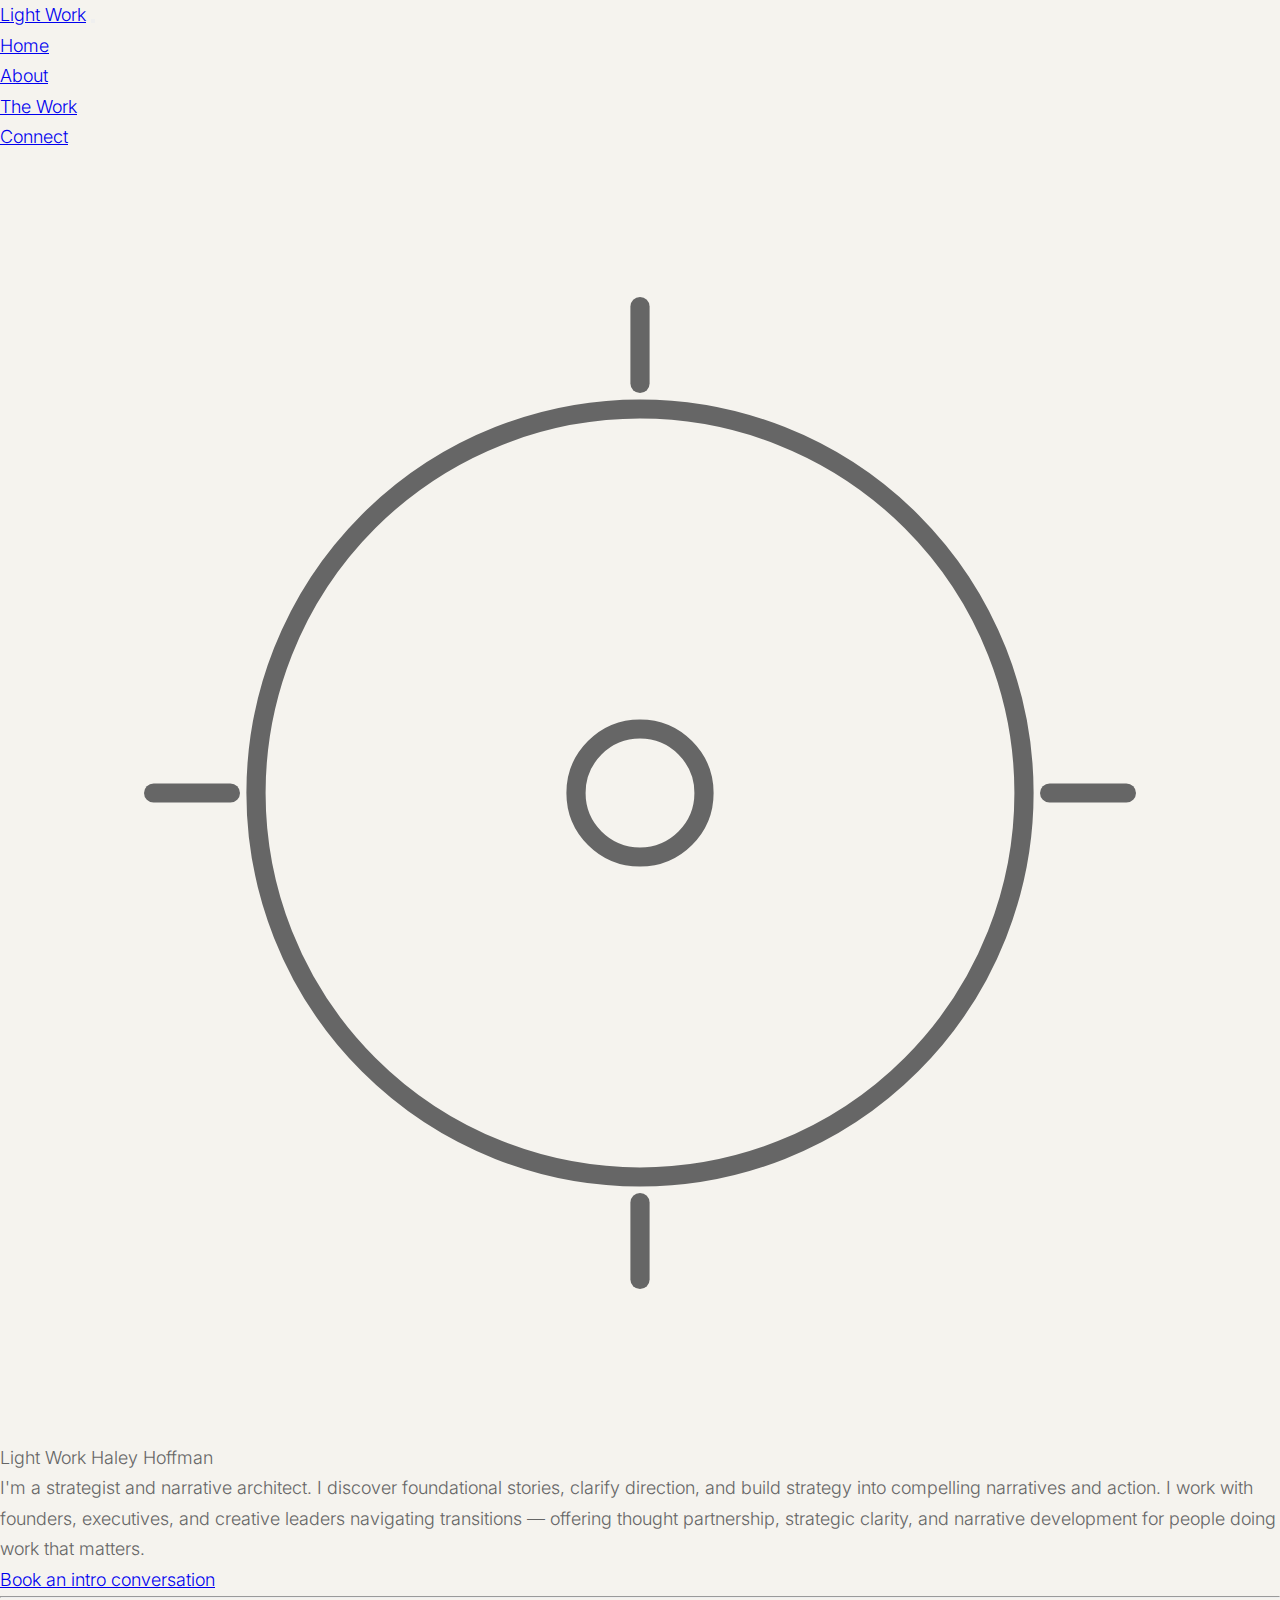
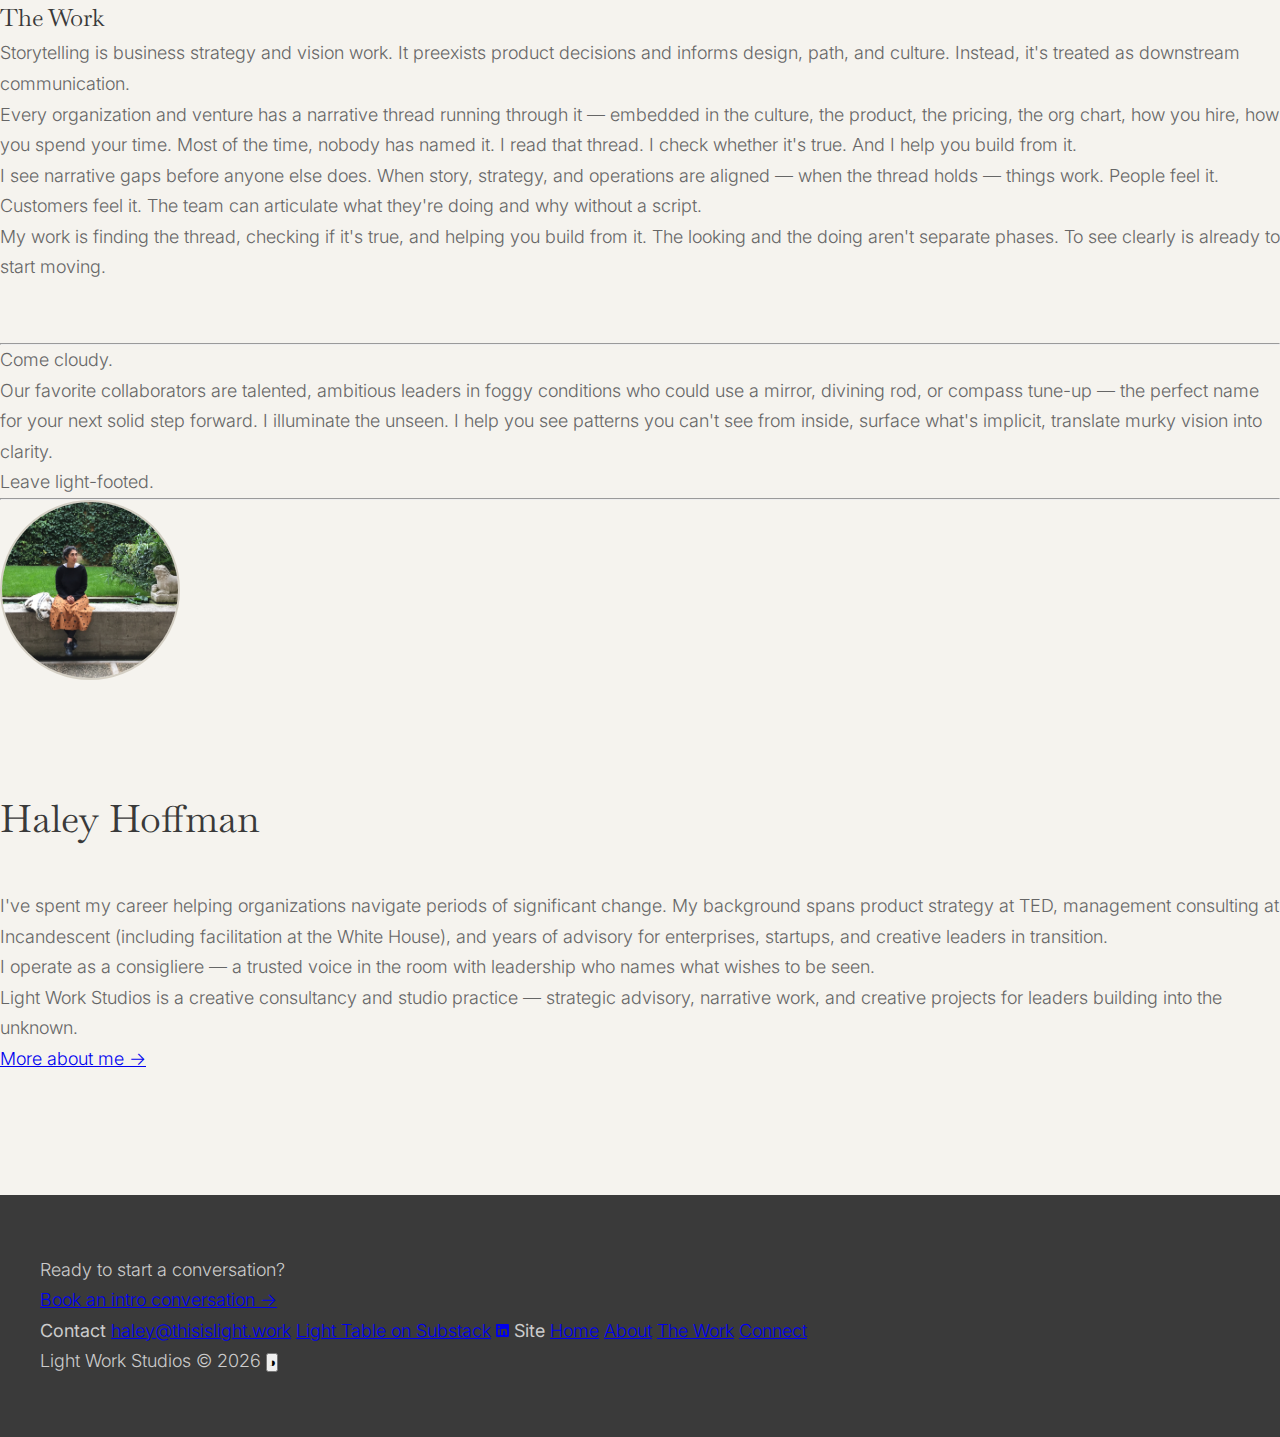
<file: index.html>
<!DOCTYPE html>
<html lang="en">
<head>
  <meta charset="UTF-8">
  <meta name="viewport" content="width=device-width, initial-scale=1.0">
  <title>Light Work Studios — Strategic Advisory &amp; Narrative Architecture</title>
  <meta name="description" content="Light Work Studios is the practice of Haley Hoffman — strategic advisory, narrative architecture, and creative partnership for leaders building into the unknown.">
  <link rel="preconnect" href="https://fonts.googleapis.com">
  <link rel="preconnect" href="https://fonts.gstatic.com" crossorigin>
  <link href="https://fonts.googleapis.com/css2?family=Baskervville:ital@0;1&family=EB+Garamond:ital,wght@0,400;0,500;1,400&family=Inter:wght@300;400;500&display=swap" rel="stylesheet">
  <link rel="stylesheet" href="/styles.css">
  <link rel="icon" type="image/svg+xml" href="/favicon.svg">
  <meta property="og:type" content="website">
  <meta property="og:site_name" content="Light Work Studios">
  <meta property="og:title" content="Light Work Studios — Strategic Advisory &amp; Narrative Architecture">
  <meta property="og:description" content="Light Work Studios is the practice of Haley Hoffman — strategic advisory, narrative architecture, and creative partnership for leaders building into the unknown.">
  <meta property="og:url" content="https://thisislight.work/">
  <meta name="twitter:card" content="summary_large_image">
  <meta name="twitter:title" content="Light Work Studios — Strategic Advisory &amp; Narrative Architecture">
  <meta name="twitter:description" content="Light Work Studios is the practice of Haley Hoffman — strategic advisory, narrative architecture, and creative partnership for leaders building into the unknown.">
  <script>if(localStorage.getItem('lw-theme')==='ink')document.documentElement.dataset.palette='ink';</script>
</head>
<body data-page="home">

  <!-- Navigation -->
  <nav class="site-nav" role="navigation" aria-label="Main navigation">
    <div class="nav-inner">
      <a href="/" class="nav-wordmark">Light Work</a>
      <button class="nav-toggle" aria-label="Toggle navigation" aria-expanded="false">
        <span></span>
        <span></span>
        <span></span>
      </button>
      <ul class="nav-links">
        <li><a href="/">Home</a></li>
        <li><a href="/about.html">About</a></li>
        <li><a href="/the-work.html">The Work</a></li>
        <li class="nav-book"><a href="/connect.html">Connect</a></li>
      </ul>
    </div>
  </nav>

  <div class="page-wrap">

    <!-- Hero -->
    <section class="hero">
      <!-- Alchemical sun seal -->
      <svg class="hero-seal" viewBox="0 0 100 100" fill="none" stroke="currentColor" stroke-width="1.5" stroke-linecap="round" aria-hidden="true">
        <circle cx="50" cy="50" r="30"/>
        <circle cx="50" cy="50" r="5"/>
        <line x1="50" y1="12" x2="50" y2="18"/>
        <line x1="88" y1="50" x2="82" y2="50"/>
        <line x1="50" y1="88" x2="50" y2="82"/>
        <line x1="12" y1="50" x2="18" y2="50"/>
      </svg>

      <span class="hero-wordmark">Light Work</span>
      <span class="hero-byline">Haley Hoffman</span>
      <p class="hero-intro" data-field="hero_intro">I'm a strategist and narrative architect. I discover foundational stories, clarify direction, and build strategy into compelling narratives and action. I work with founders, executives, and creative leaders navigating transitions — offering thought partnership, strategic clarity, and narrative development for people doing work that matters.</p>
      <a href="/connect.html" class="hero-cta">Book an intro conversation</a>
    </section>

    <hr class="rule">

    <!-- The Work -->
    <section class="section fade-in" id="the-work">
      <span class="section-label">The Work</span>
      <div data-paragraphs="the_work">
        <p>Storytelling is business strategy and vision work. It preexists product decisions and informs design, path, and culture. Instead, it's treated as downstream communication.</p>
        <p>Every organization and venture has a narrative thread running through it — embedded in the culture, the product, the pricing, the org chart, how you hire, how you spend your time. Most of the time, nobody has named it. I read that thread. I check whether it's true. And I help you build from it.</p>
        <p>I see narrative gaps before anyone else does. When story, strategy, and operations are aligned — when the thread holds — things work. People feel it. Customers feel it. The team can articulate what they're doing and why without a script.</p>
        <p>My work is finding the thread, checking if it's true, and helping you build from it. The looking and the doing aren't separate phases. To see clearly is already to start moving.</p>
      </div>
    </section>

    <hr class="rule">

    <!-- Come Cloudy -->
    <section class="come-cloudy fade-in" id="come-cloudy">
      <span class="tagline-open">Come cloudy.</span>
      <p class="tagline-body" data-field="come_cloudy_body">Our favorite collaborators are talented, ambitious leaders in foggy conditions who could use a mirror, divining rod, or compass tune-up — the perfect name for your next solid step forward. I illuminate the unseen. I help you see patterns you can't see from inside, surface what's implicit, translate murky vision into clarity.</p>
      <span class="tagline-close">Leave light-footed.</span>
    </section>

    <hr class="rule">

    <!-- About Preview -->
    <section class="about-preview fade-in" id="about">
      <div class="about-preview-inner">
        <div class="about-photo-col">
          <img src="/images/haley_portrait.jpeg" alt="Haley Hoffman" class="about-photo">
        </div>
        <div class="about-text">
          <h2 class="about-name">Haley Hoffman</h2>
          <p data-field="about_preview_p1">I've spent my career helping organizations navigate periods of significant change. My background spans product strategy at TED, management consulting at Incandescent (including facilitation at the White House), and years of advisory for enterprises, startups, and creative leaders in transition.</p>
          <p data-field="about_preview_p2">I operate as a consigliere — a trusted voice in the room with leadership who names what others can't yet see.</p>
          <p data-field="about_preview_p3">Light Work Studios is a creative consultancy and studio practice — strategic advisory, narrative work, and creative projects for leaders building into the unknown.</p>
          <a href="/about.html" class="about-more">More about me &rarr;</a>
        </div>
      </div>
    </section>

    <!-- Footer -->
    <footer class="site-footer">
      <div class="footer-inner">
        <div class="footer-cta">
          <p class="footer-cta-text">Ready to start a conversation?</p>
          <a href="/connect.html" class="footer-cta-link">Book an intro conversation &rarr;</a>
        </div>
        <div class="footer-links">
          <strong>Contact</strong>
          <a href="mailto:haley@thisislight.work">haley@thisislight.work</a>
          <a href="https://haleymchung.substack.com/" target="_blank" rel="noopener">Light Table on Substack</a>
          <a href="https://www.linkedin.com/in/haleymhoffman/" target="_blank" rel="noopener" aria-label="LinkedIn" class="footer-icon-link"><svg width="13" height="13" viewBox="0 0 24 24" fill="currentColor" aria-hidden="true"><path d="M20.447 20.452h-3.554v-5.569c0-1.328-.027-3.037-1.852-3.037-1.853 0-2.136 1.445-2.136 2.939v5.667H9.351V9h3.414v1.561h.046c.477-.9 1.637-1.85 3.37-1.85 3.601 0 4.267 2.37 4.267 5.455v6.286zM5.337 7.433a2.062 2.062 0 01-2.063-2.065 2.064 2.064 0 112.063 2.065zm1.782 13.019H3.555V9h3.564v11.452zM22.225 0H1.771C.792 0 0 .774 0 1.729v20.542C0 23.227.792 24 1.771 24h20.451C23.2 24 24 23.227 24 22.271V1.729C24 .774 23.2 0 22.222 0h.003z"/></svg></a>
          <strong>Site</strong>
          <a href="/">Home</a>
          <a href="/about.html">About</a>
          <a href="/the-work.html">The Work</a>
          <a href="/connect.html">Connect</a>
        </div>
        <div class="footer-bottom">
          <span class="footer-copyright">Light Work Studios &copy; 2026</span>
          <button class="footer-theme-toggle" id="themeToggle" aria-label="Toggle theme">◑</button>
        </div>
      </div>
    </footer>

  </div><!-- /page-wrap -->

  <script src="/content-loader.js"></script>
  <script src="/script.js"></script>
</body>
</html>
</file>
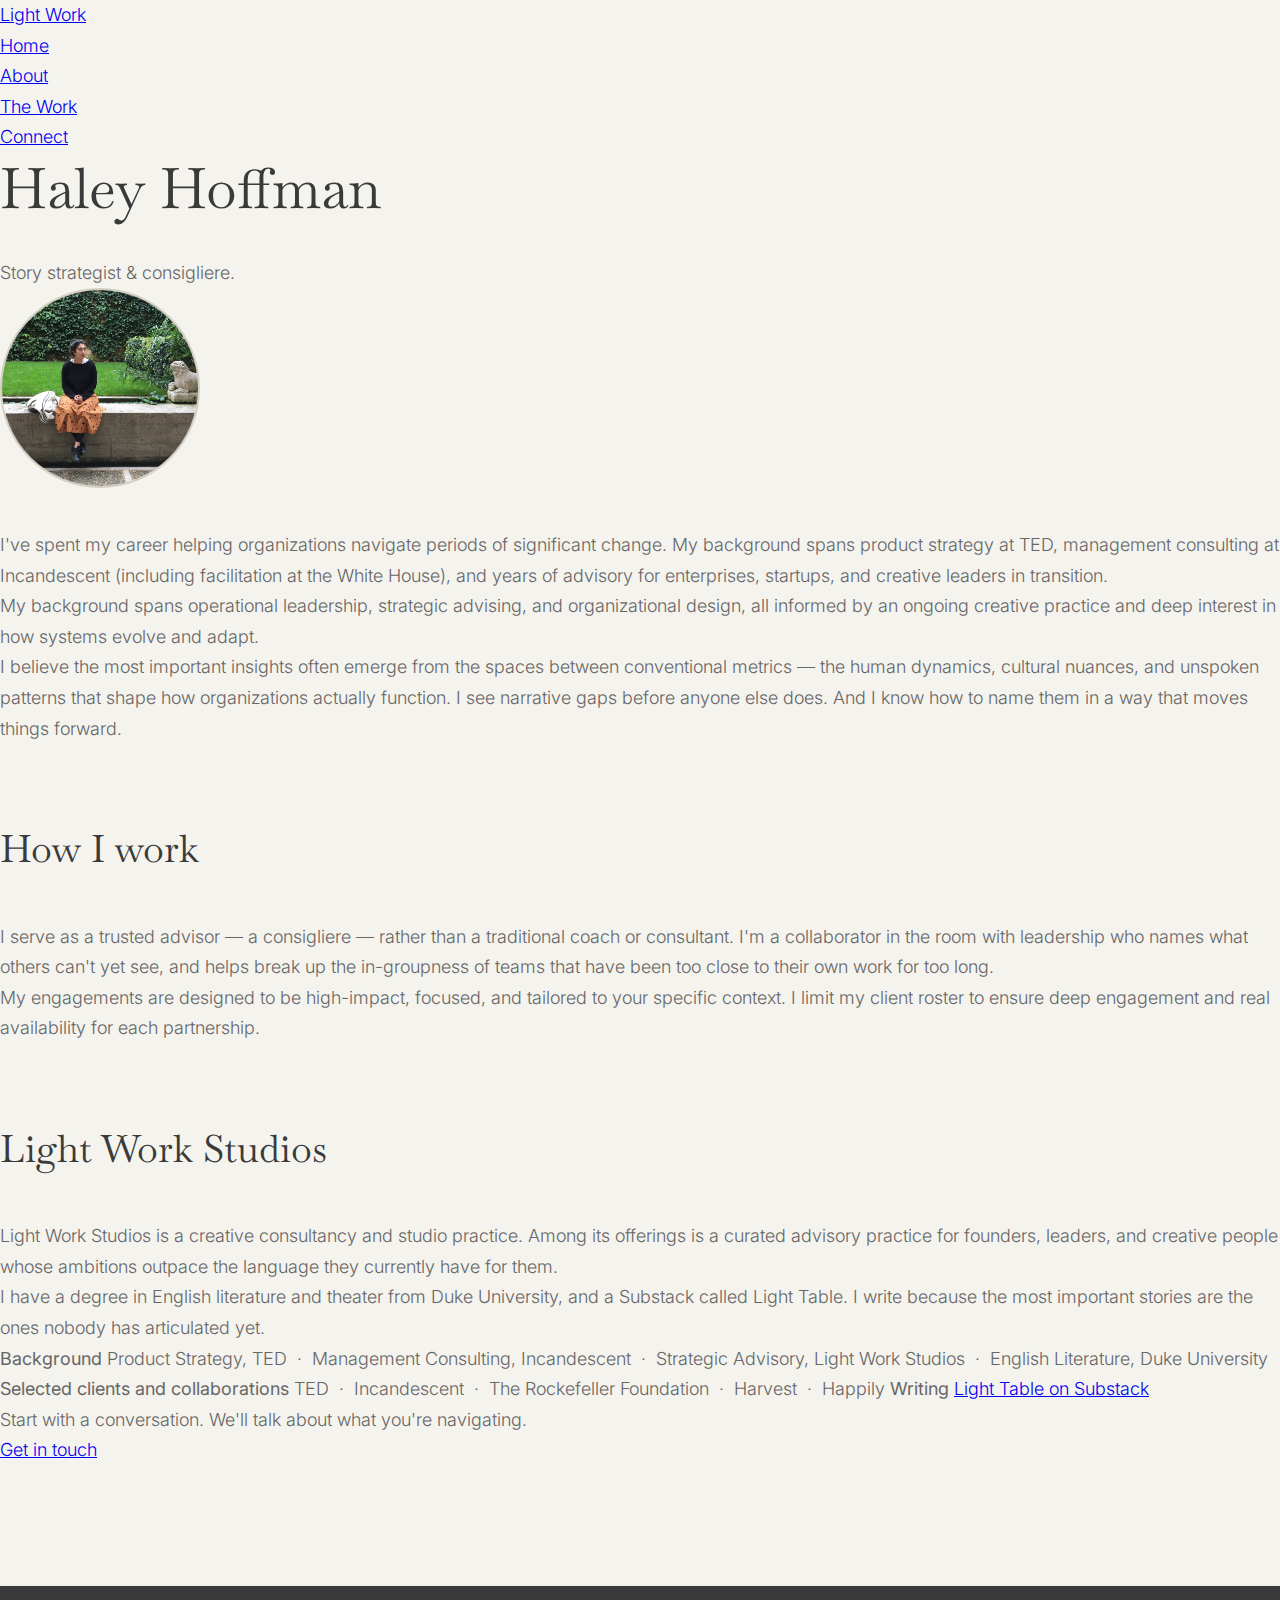
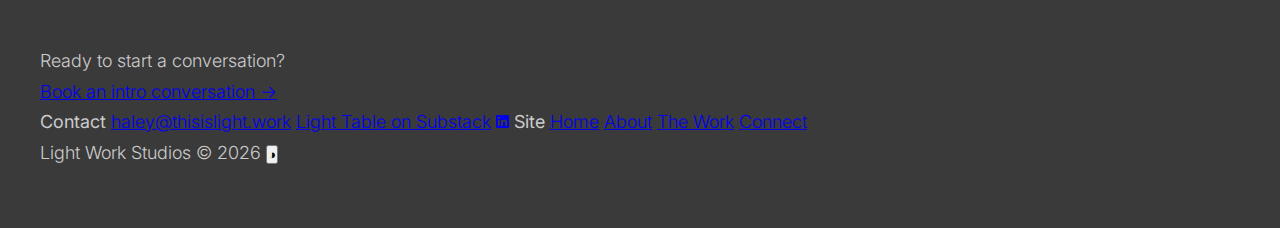
<file: about.html>
<!DOCTYPE html>
<html lang="en">
<head>
  <meta charset="UTF-8">
  <meta name="viewport" content="width=device-width, initial-scale=1.0">
  <title>About — Light Work Studios</title>
  <meta name="description" content="Haley Hoffman — strategist, narrative architect, consigliere. Background at TED, Incandescent, and years of advisory for founders, executives, and creative leaders.">
  <link rel="preconnect" href="https://fonts.googleapis.com">
  <link rel="preconnect" href="https://fonts.gstatic.com" crossorigin>
  <link href="https://fonts.googleapis.com/css2?family=Baskervville:ital@0;1&family=EB+Garamond:ital,wght@0,400;0,500;1,400&family=Inter:wght@300;400;500&display=swap" rel="stylesheet">
  <link rel="stylesheet" href="/styles.css">
  <link rel="icon" type="image/svg+xml" href="/favicon.svg">
  <meta property="og:type" content="website">
  <meta property="og:site_name" content="Light Work Studios">
  <meta property="og:title" content="About — Light Work Studios">
  <meta property="og:description" content="Haley Hoffman — strategist, narrative architect, consigliere. Background at TED, Incandescent, and years of advisory for founders, executives, and creative leaders.">
  <meta property="og:url" content="https://thisislight.work/about.html">
  <meta name="twitter:card" content="summary_large_image">
  <meta name="twitter:title" content="About — Light Work Studios">
  <meta name="twitter:description" content="Haley Hoffman — strategist, narrative architect, consigliere. Background at TED, Incandescent, and years of advisory for founders, executives, and creative leaders.">
  <script>if(localStorage.getItem('lw-theme')==='ink')document.documentElement.dataset.palette='ink';</script>
</head>
<body data-page="about">

  <!-- Navigation -->
  <nav class="site-nav" role="navigation" aria-label="Main navigation">
    <div class="nav-inner">
      <a href="/" class="nav-wordmark">Light Work</a>
      <button class="nav-toggle" aria-label="Toggle navigation" aria-expanded="false">
        <span></span>
        <span></span>
        <span></span>
      </button>
      <ul class="nav-links">
        <li><a href="/">Home</a></li>
        <li><a href="/about.html">About</a></li>
        <li><a href="/the-work.html">The Work</a></li>
        <li class="nav-book"><a href="/connect.html">Connect</a></li>
      </ul>
    </div>
  </nav>

  <div class="page-wrap">

    <!-- Hero -->
    <header class="inner-hero fade-in">
      <h1>Haley Hoffman</h1>
      <p class="subtitle" data-field="subtitle">Story strategist &amp; consigliere.</p>
    </header>

    <!-- Body -->
    <div class="about-page-body">

      <img src="/images/haley_portrait.jpeg" alt="Haley Hoffman" class="about-page-photo fade-in">

      <div class="prose-section fade-in" data-paragraphs="bio">
        <p>I've spent my career helping organizations navigate periods of significant change. My background spans product strategy at TED, management consulting at Incandescent (including facilitation at the White House), and years of advisory for enterprises, startups, and creative leaders in transition.</p>
        <p>My background spans operational leadership, strategic advising, and organizational design, all informed by an ongoing creative practice and deep interest in how systems evolve and adapt.</p>
        <p>I believe the most important insights often emerge from the spaces between conventional metrics — the human dynamics, cultural nuances, and unspoken patterns that shape how organizations actually function. I see narrative gaps before anyone else does. And I know how to name them in a way that moves things forward.</p>
      </div>

      <div class="prose-section fade-in">
        <h2>How I work</h2>
        <div data-paragraphs="how_i_work">
          <p>I serve as a trusted advisor — a consigliere — rather than a traditional coach or consultant. I'm a collaborator in the room with leadership who names what others can't yet see, and helps break up the in-groupness of teams that have been too close to their own work for too long.</p>
          <p>My engagements are designed to be high-impact, focused, and tailored to your specific context. I limit my client roster to ensure deep engagement and real availability for each partnership.</p>
          <p>I bring a legal-analytical mind alongside narrative strategy — comprehending nuanced subjects the way a lawyer understands regulatory complexity, and rendering that precision into organizational design and compelling business narratives. I'm a writer and strategic thinker first. I thrive in partnership with talented designers and visual communicators.</p>
        </div>
      </div>

      <div class="prose-section fade-in">
        <h2>Light Work Studios</h2>
        <div data-paragraphs="studio">
          <p>Light Work Studios is a creative consultancy and studio practice. Among its offerings is a curated advisory practice for founders, leaders, and creative people whose ambitions outpace the language they currently have for them.</p>
          <p>I have a degree in English literature from Duke University, a book in progress about postpartum neuroplasticity and language acquisition, and a Substack called Light Table. I write because the most important stories are the ones nobody has articulated yet.</p>
        </div>
      </div>

      <div class="about-meta fade-in">
        <strong>Background</strong>
        Product Strategy, TED &nbsp;&middot;&nbsp; Management Consulting, Incandescent &nbsp;&middot;&nbsp; Strategic Advisory, Light Work Studios &nbsp;&middot;&nbsp; English Literature, Duke University

        <strong>Selected clients and collaborations</strong>
        TED &nbsp;&middot;&nbsp; Incandescent &nbsp;&middot;&nbsp; The Rockefeller Foundation &nbsp;&middot;&nbsp; Harvest &nbsp;&middot;&nbsp; Happily

        <strong>Writing</strong>
        <a href="https://haleymchung.substack.com/" target="_blank" rel="noopener">Light Table on Substack</a>
      </div>

      <div class="about-cta-section fade-in">
        <p data-field="cta_text">Start with a conversation. We'll talk about what you're navigating.</p>
        <a href="/connect.html" class="hero-cta">Get in touch</a>
      </div>

    </div>

    <!-- Footer -->
    <footer class="site-footer">
      <div class="footer-inner">
        <div class="footer-cta">
          <p class="footer-cta-text">Ready to start a conversation?</p>
          <a href="/connect.html" class="footer-cta-link">Book an intro conversation &rarr;</a>
        </div>
        <div class="footer-links">
          <strong>Contact</strong>
          <a href="mailto:haley@thisislight.work">haley@thisislight.work</a>
          <a href="https://haleymchung.substack.com/" target="_blank" rel="noopener">Light Table on Substack</a>
          <a href="https://www.linkedin.com/in/haleymhoffman/" target="_blank" rel="noopener" aria-label="LinkedIn" class="footer-icon-link"><svg width="13" height="13" viewBox="0 0 24 24" fill="currentColor" aria-hidden="true"><path d="M20.447 20.452h-3.554v-5.569c0-1.328-.027-3.037-1.852-3.037-1.853 0-2.136 1.445-2.136 2.939v5.667H9.351V9h3.414v1.561h.046c.477-.9 1.637-1.85 3.37-1.85 3.601 0 4.267 2.37 4.267 5.455v6.286zM5.337 7.433a2.062 2.062 0 01-2.063-2.065 2.064 2.064 0 112.063 2.065zm1.782 13.019H3.555V9h3.564v11.452zM22.225 0H1.771C.792 0 0 .774 0 1.729v20.542C0 23.227.792 24 1.771 24h20.451C23.2 24 24 23.227 24 22.271V1.729C24 .774 23.2 0 22.222 0h.003z"/></svg></a>
          <strong>Site</strong>
          <a href="/">Home</a>
          <a href="/about.html">About</a>
          <a href="/the-work.html">The Work</a>
          <a href="/connect.html">Connect</a>
        </div>
        <div class="footer-bottom">
          <span class="footer-copyright">Light Work Studios &copy; 2026</span>
          <button class="footer-theme-toggle" id="themeToggle" aria-label="Toggle theme">◑</button>
        </div>
      </div>
    </footer>

  </div><!-- /page-wrap -->

  <script src="/content-loader.js"></script>
  <script src="/script.js"></script>
</body>
</html>
</file>
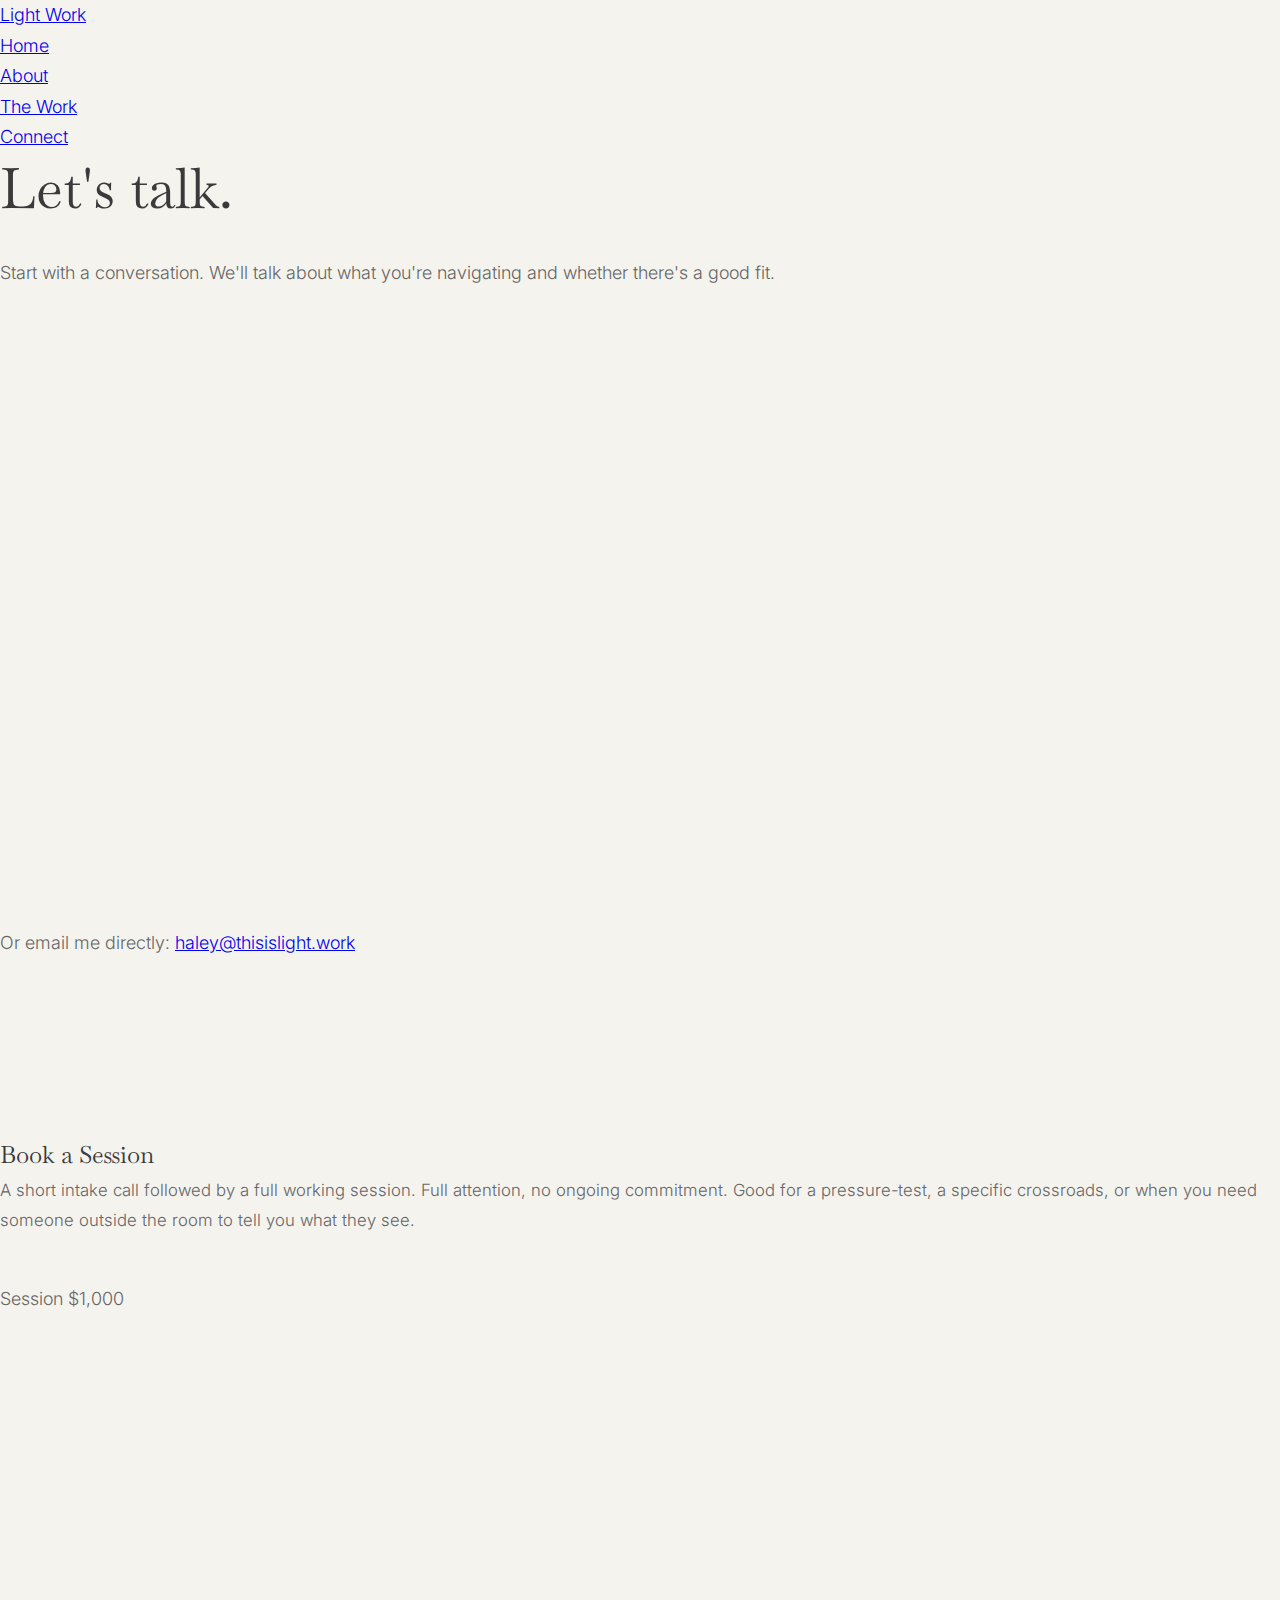
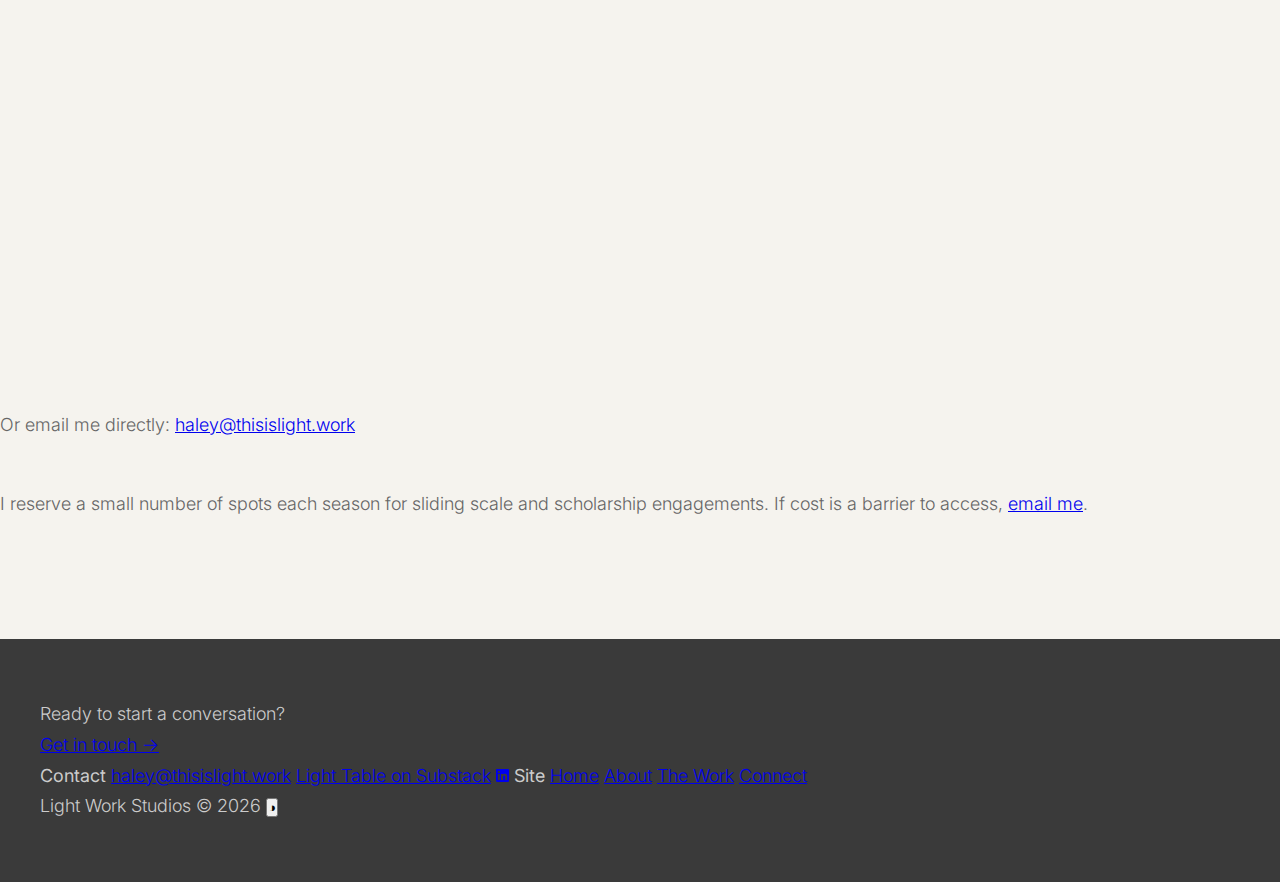
<file: connect.html>
<!DOCTYPE html>
<html lang="en">
<head>
  <meta charset="UTF-8">
  <meta name="viewport" content="width=device-width, initial-scale=1.0">
  <title>Connect — Light Work Studios</title>
  <meta name="description" content="Start a conversation with Haley Hoffman, or book a standalone Session directly. Strategic advisory for founders, executives, and creative leaders.">
  <link rel="preconnect" href="https://fonts.googleapis.com">
  <link rel="preconnect" href="https://fonts.gstatic.com" crossorigin>
  <link href="https://fonts.googleapis.com/css2?family=Baskervville:ital@0;1&family=EB+Garamond:ital,wght@0,400;0,500;1,400&family=Inter:wght@300;400;500&display=swap" rel="stylesheet">
  <link rel="stylesheet" href="/styles.css">
  <link rel="icon" type="image/svg+xml" href="/favicon.svg">
  <meta property="og:type" content="website">
  <meta property="og:site_name" content="Light Work Studios">
  <meta property="og:title" content="Connect — Light Work Studios">
  <meta property="og:description" content="Start with a conversation. Book a free intro call or a standalone Session with Haley Hoffman.">
  <meta property="og:url" content="https://thisislight.work/connect.html">
  <meta name="twitter:card" content="summary_large_image">
  <meta name="twitter:title" content="Connect — Light Work Studios">
  <meta name="twitter:description" content="Start with a conversation. Book a free intro call or a standalone Session with Haley Hoffman.">
  <script>if(localStorage.getItem('lw-theme')==='ink')document.documentElement.dataset.palette='ink';</script>
  <!-- Calendly widget -->
  <link href="https://assets.calendly.com/assets/external/widget.css" rel="stylesheet">
</head>
<body data-page="connect">

  <!-- Navigation -->
  <nav class="site-nav" role="navigation" aria-label="Main navigation">
    <div class="nav-inner">
      <a href="/" class="nav-wordmark">Light Work</a>
      <button class="nav-toggle" aria-label="Toggle navigation" aria-expanded="false">
        <span></span>
        <span></span>
        <span></span>
      </button>
      <ul class="nav-links">
        <li><a href="/">Home</a></li>
        <li><a href="/about.html">About</a></li>
        <li><a href="/the-work.html">The Work</a></li>
        <li class="nav-book"><a href="/connect.html">Connect</a></li>
      </ul>
    </div>
  </nav>

  <div class="page-wrap">

    <div class="connect-page fade-in">

      <!-- Intro conversation -->
      <h1>Let's talk.</h1>
      <p class="connect-intro" data-field="intro">Start with a conversation. We'll talk about what you're navigating and whether there's a good fit.</p>

      <div class="calendly-area">
        <div class="calendly-inline-widget"
             data-url="https://calendly.com/haley-chung/light-work-intro-call"
             style="min-width:320px;height:640px;">
        </div>
      </div>

      <p class="connect-fallback">Or email me directly: <a href="mailto:haley@thisislight.work">haley@thisislight.work</a></p>

      <!-- Session booking -->
      <div style="margin-top:6rem; padding-top:5rem; border-top:1px solid var(--border);" id="session">
        <span class="section-label">Book a Session</span>
        <p style="font-size:1.05rem; line-height:1.78; max-width:var(--max-prose); color:var(--text-secondary); margin-bottom:3rem;" data-field="session_description">A short intake call followed by a full working session. Full attention, no ongoing commitment. Good for a pressure-test, a specific crossroads, or when you need someone outside the room to tell you what they see.</p>

        <div class="session-pricing-table" style="margin-bottom:3.5rem;">
          <div class="price-block">
            <span class="price-label">Session</span>
            <span class="price-amount">$1,000</span>
          </div>
        </div>

        <div class="calendly-area">
          <div class="calendly-inline-widget"
               data-url="https://calendly.com/haley-chung/intake-and-intro"
               style="min-width:320px;height:640px;">
          </div>
        </div>

        <p class="connect-fallback">Or email me directly: <a href="mailto:haley@thisislight.work">haley@thisislight.work</a></p>

        <p class="connect-fallback" style="margin-top:3rem;">I reserve a small number of spots each season for sliding scale and scholarship engagements. If cost is a barrier to access, <a href="mailto:haley@thisislight.work">email me</a>.</p>
      </div>

    </div>

    <!-- Footer -->
    <footer class="site-footer">
      <div class="footer-inner">
        <div class="footer-cta">
          <p class="footer-cta-text">Ready to start a conversation?</p>
          <a href="/connect.html" class="footer-cta-link">Get in touch &rarr;</a>
        </div>
        <div class="footer-links">
          <strong>Contact</strong>
          <a href="mailto:haley@thisislight.work">haley@thisislight.work</a>
          <a href="https://haleymchung.substack.com/" target="_blank" rel="noopener">Light Table on Substack</a>
          <a href="https://www.linkedin.com/in/haleymhoffman/" target="_blank" rel="noopener" aria-label="LinkedIn" class="footer-icon-link"><svg width="13" height="13" viewBox="0 0 24 24" fill="currentColor" aria-hidden="true"><path d="M20.447 20.452h-3.554v-5.569c0-1.328-.027-3.037-1.852-3.037-1.853 0-2.136 1.445-2.136 2.939v5.667H9.351V9h3.414v1.561h.046c.477-.9 1.637-1.85 3.37-1.85 3.601 0 4.267 2.37 4.267 5.455v6.286zM5.337 7.433a2.062 2.062 0 01-2.063-2.065 2.064 2.064 0 112.063 2.065zm1.782 13.019H3.555V9h3.564v11.452zM22.225 0H1.771C.792 0 0 .774 0 1.729v20.542C0 23.227.792 24 1.771 24h20.451C23.2 24 24 23.227 24 22.271V1.729C24 .774 23.2 0 22.222 0h.003z"/></svg></a>
          <strong>Site</strong>
          <a href="/">Home</a>
          <a href="/about.html">About</a>
          <a href="/the-work.html">The Work</a>
          <a href="/connect.html">Connect</a>
        </div>
        <div class="footer-bottom">
          <span class="footer-copyright">Light Work Studios &copy; 2026</span>
          <button class="footer-theme-toggle" id="themeToggle" aria-label="Toggle theme">◑</button>
        </div>
      </div>
    </footer>

  </div><!-- /page-wrap -->

  <script src="https://assets.calendly.com/assets/external/widget.js" type="text/javascript" async></script>
  <script src="/content-loader.js"></script>
  <script src="/script.js"></script>
</body>
</html>
</file>
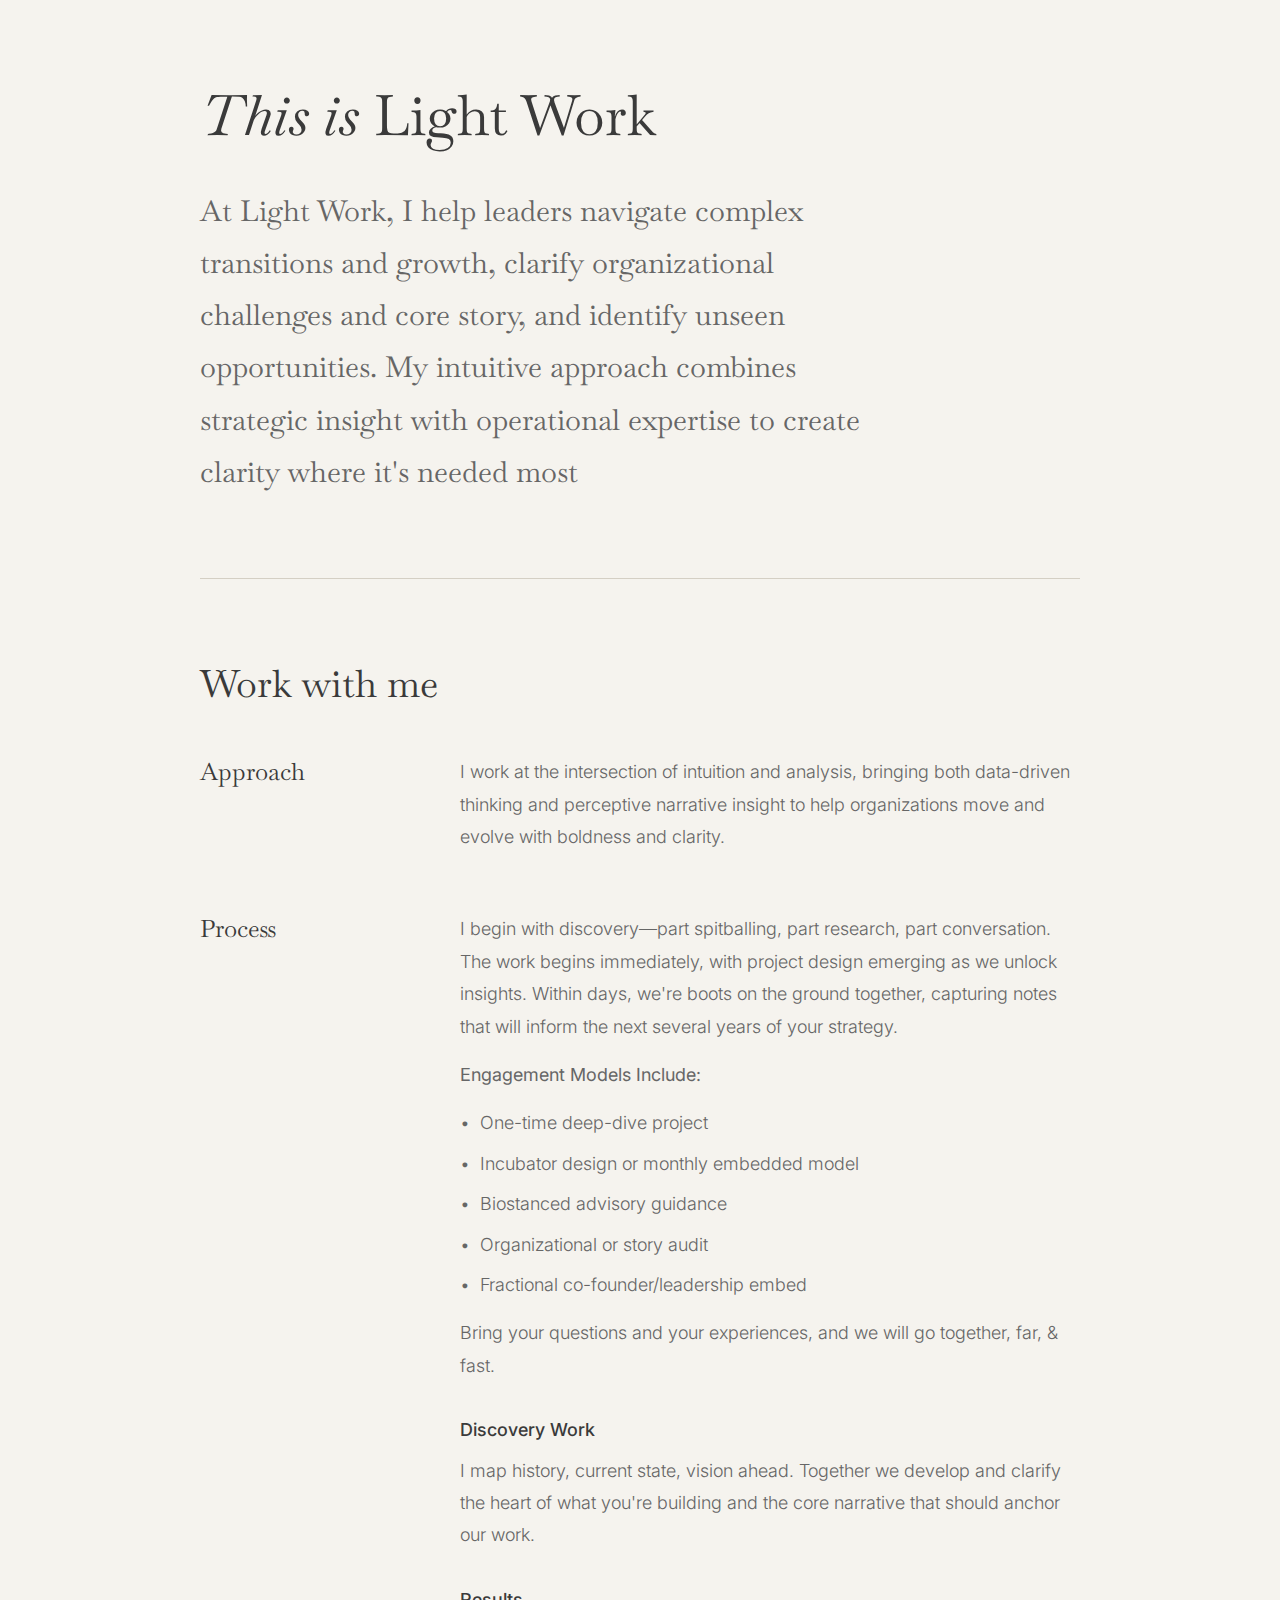
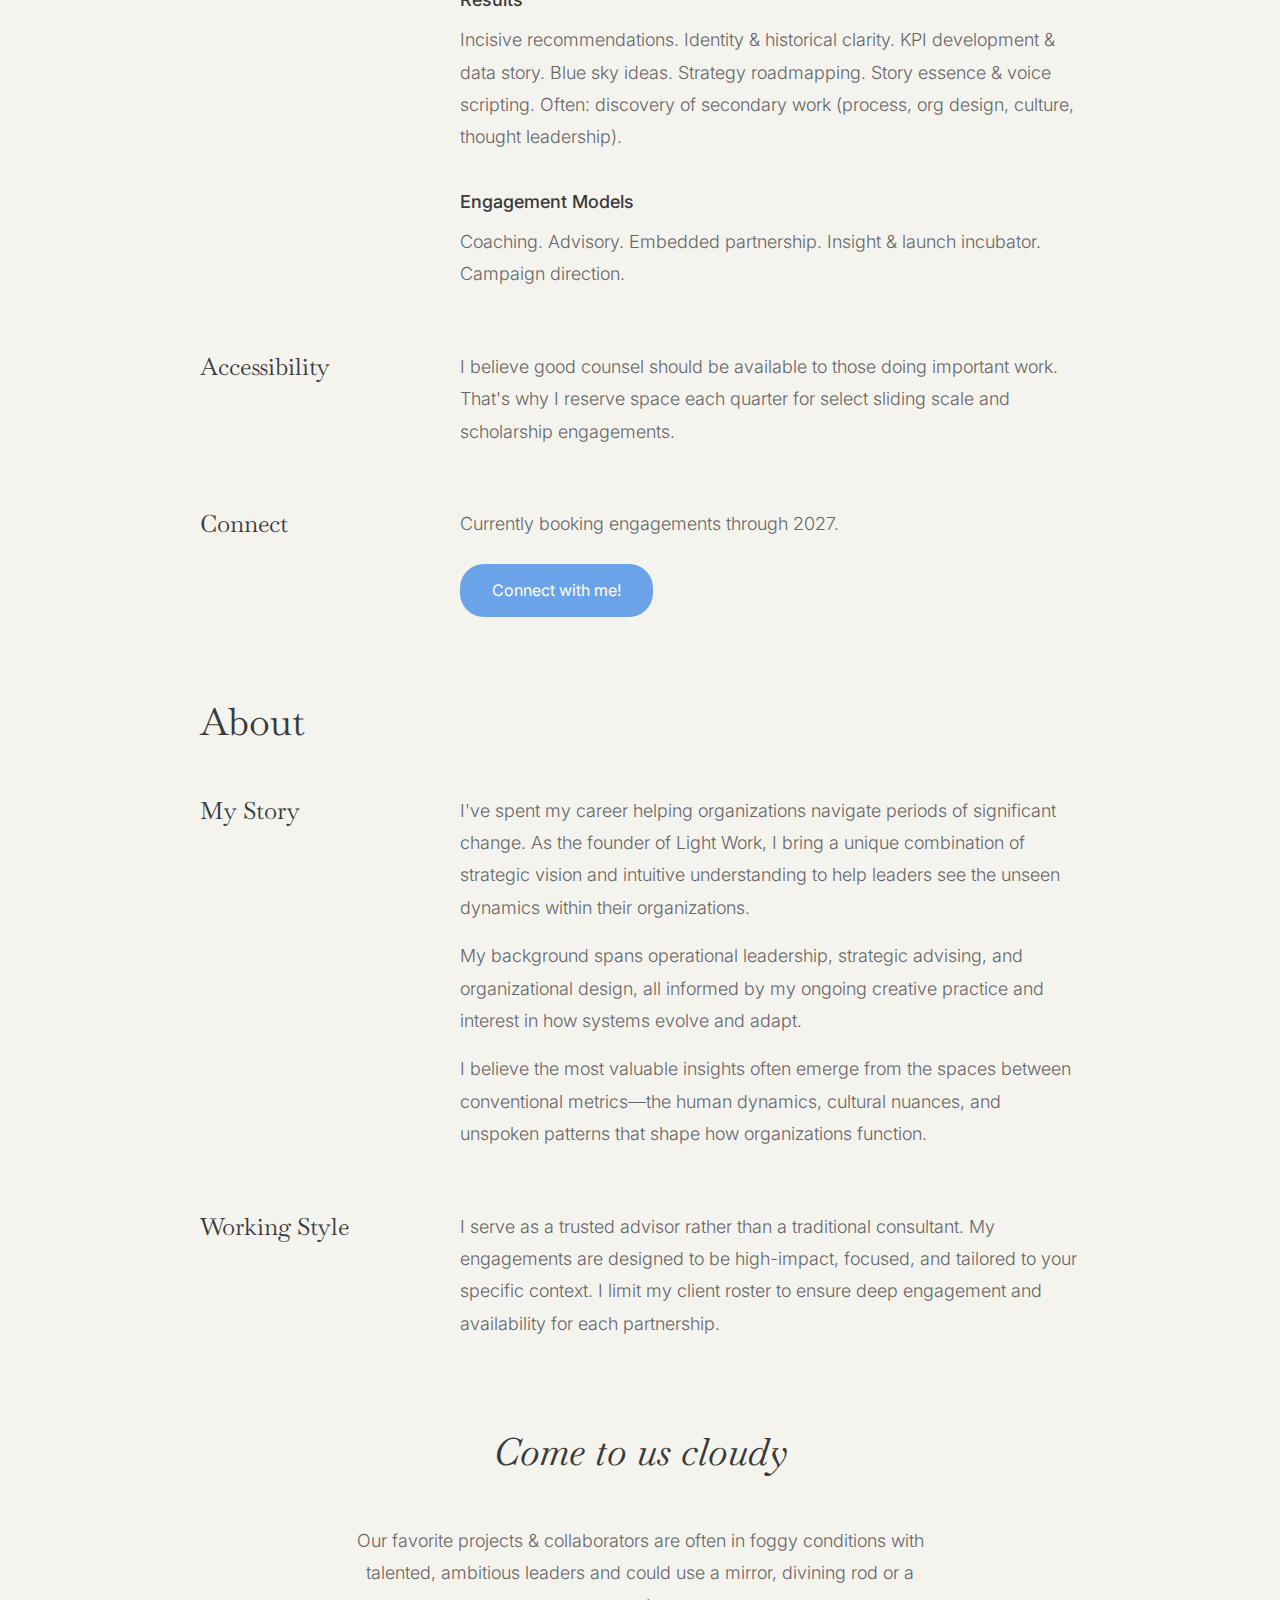
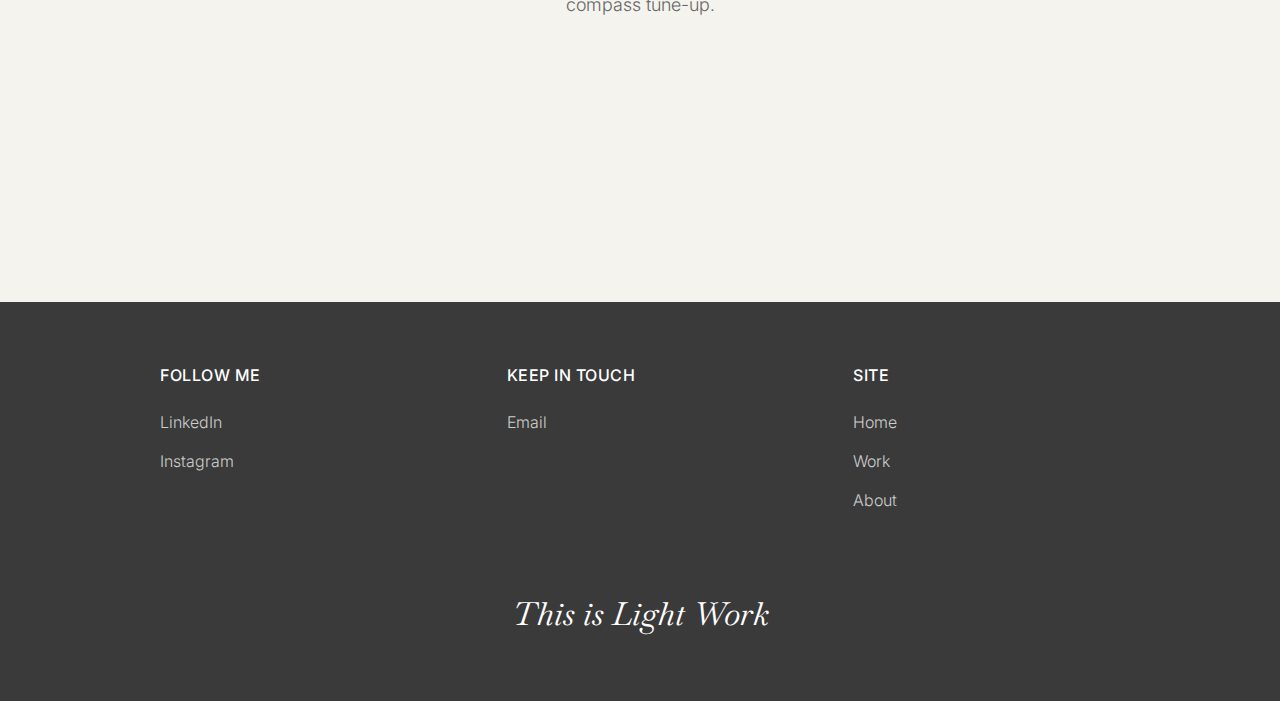
<file: light-work.html>
<!DOCTYPE html>
<html lang="en">
<head>
    <meta charset="UTF-8">
    <meta name="viewport" content="width=device-width, initial-scale=1.0">
    <title>This is Light Work</title>
    <link rel="preconnect" href="https://fonts.googleapis.com">
    <link rel="preconnect" href="https://fonts.gstatic.com" crossorigin>
    <link href="https://fonts.googleapis.com/css2?family=Baskervville:ital@0;1&family=Inter:wght@300;400;500&display=swap" rel="stylesheet">
    <style>
        * {
            margin: 0;
            padding: 0;
            box-sizing: border-box;
        }

        :root {
            --cream: #f5f3ee;
            --text-dark: #3a3a3a;
            --text-light: #666666;
            --accent-blue: #6ba3e8;
            --footer-dark: #3a3a3a;
            --border-color: #d4cfc4;
        }

        body {
            font-family: 'Inter', -apple-system, BlinkMacSystemFont, sans-serif;
            font-weight: 300;
            line-height: 1.7;
            color: var(--text-light);
            background-color: var(--cream);
            font-size: 1.125rem;
        }

        .container {
            max-width: 960px;
            margin: 0 auto;
            padding: 5rem 2.5rem;
        }

        h1, h2, h3 {
            font-family: 'Baskervville', Georgia, serif;
            color: var(--text-dark);
            font-weight: 400;
            line-height: 1.3;
        }

        h1 {
            font-size: 3.5rem;
            margin-bottom: 2rem;
        }

        h1 .italic {
            font-style: italic;
        }

        h2 {
            font-size: 2.375rem;
            margin-bottom: 3rem;
            margin-top: 5rem;
        }

        h3 {
            font-size: 1.375rem;
            margin-bottom: 1rem;
            margin-top: 2rem;
            font-weight: 500;
        }

        .intro {
            font-size: 1.8125rem;
            line-height: 1.8;
            margin-bottom: 5rem;
            max-width: 700px;
            font-family: 'Baskervville', Georgia, serif;
        }

        .divider {
            width: 100%;
            height: 1px;
            background-color: var(--border-color);
            margin: 5rem 0;
        }

        .section {
            margin-bottom: 3.75rem;
        }

        .section-content {
            display: grid;
            grid-template-columns: 200px 1fr;
            gap: 3.75rem;
            margin-bottom: 2.5rem;
        }

        .section-label {
            font-weight: 400;
            color: var(--text-dark);
            font-family: 'Baskervville', Georgia, serif;
            font-size: 1.5rem;
            margin-bottom: 0;
            margin-top: 0;
        }

        .section-text {
            line-height: 1.8;
        }

        .section-text ul {
            list-style: none;
            margin-top: 1rem;
        }

        .section-text li {
            padding-left: 1.25rem;
            position: relative;
            margin-bottom: 0.5rem;
        }

        .section-text li:before {
            content: "•";
            position: absolute;
            left: 0;
        }

        .subsection {
            margin-top: 2rem;
        }

        .subsection-title {
            font-weight: 500;
            color: var(--text-dark);
            margin-bottom: 0.5rem;
        }

        .cta-button {
            display: inline-block;
            background-color: var(--accent-blue);
            color: white;
            padding: 0.75rem 2rem;
            border-radius: 1.5rem;
            text-decoration: none;
            font-size: 1rem;
            font-weight: 400;
            margin-top: 1.5rem;
            transition: all 0.3s ease;
        }

        .cta-button:hover {
            background-color: #5a92d7;
            transform: translateY(-0.0625rem);
            box-shadow: 0 0.25rem 0.75rem rgba(107, 163, 232, 0.3);
        }

        .tagline {
            text-align: center;
            font-family: 'Baskervville', Georgia, serif;
            font-size: 2.375rem;
            font-style: italic;
            color: var(--text-dark);
            margin: 5rem 0 2.5rem;
        }

        .tagline-text {
            text-align: center;
            max-width: 600px;
            margin: 0 auto 5rem;
            line-height: 1.8;
        }

        footer {
            background-color: var(--footer-dark);
            color: #cccccc;
            padding: 3.75rem 2.5rem;
            margin-top: 7.5rem;
        }

        .footer-content {
            max-width: 960px;
            margin: 0 auto;
            display: grid;
            grid-template-columns: repeat(3, 1fr);
            gap: 5rem;
        }

        .footer-section h4 {
            color: white;
            font-family: 'Inter', sans-serif;
            font-size: 1rem;
            font-weight: 500;
            margin-bottom: 1.25rem;
            text-transform: uppercase;
            letter-spacing: 0.03125rem;
        }

        .footer-section a {
            color: #cccccc;
            text-decoration: none;
            display: block;
            margin-bottom: 0.75rem;
            font-size: 1rem;
            transition: color 0.2s ease;
        }

        .footer-section a:hover {
            color: white;
        }

        .footer-brand {
            text-align: center;
            margin-top: 3.75rem;
            font-family: 'Baskervville', Georgia, serif;
            font-size: 2rem;
            font-style: italic;
            color: white;
        }

        @media (max-width: 768px) {
            .container {
                padding: 2.5rem 1.5rem;
            }

            h1 {
                font-size: 2.625rem;
            }

            h2 {
                font-size: 2rem;
                margin-top: 3.75rem;
            }

            .section-content {
                grid-template-columns: 1fr;
                gap: 1.25rem;
            }

            .footer-content {
                grid-template-columns: 1fr;
                gap: 2.5rem;
            }
        }

        /* Smooth scroll */
        html {
            scroll-behavior: smooth;
        }

        /* Subtle fade-in animation */
        @keyframes fadeIn {
            from {
                opacity: 0;
                transform: translateY(1.25rem);
            }
            to {
                opacity: 1;
                transform: translateY(0);
            }
        }

        .container > * {
            animation: fadeIn 0.8s ease-out forwards;
        }

        .container > *:nth-child(2) {
            animation-delay: 0.1s;
        }

        .container > *:nth-child(3) {
            animation-delay: 0.2s;
        }
    </style>
</head>
<body>
    <div class="container">
        <h1><span class="italic">This is</span> Light Work</h1>
        
        <div class="intro">
            At Light Work, I help leaders navigate complex transitions and growth, clarify organizational challenges and core story, and identify unseen opportunities. My intuitive approach combines strategic insight with operational expertise to create clarity where it's needed most
        </div>

        <div class="divider"></div>

        <h2>Work with me</h2>

        <div class="section">
            <div class="section-content">
                <h3 class="section-label">Approach</h3>
                <div class="section-text">
                    I work at the intersection of intuition and analysis, bringing both data-driven thinking and perceptive narrative insight to help organizations move and evolve with boldness and clarity.
                </div>
            </div>
        </div>

        <div class="section">
            <div class="section-content">
                <h3 class="section-label">Process</h3>
                <div class="section-text">
                    <p>I begin with discovery—part spitballing, part research, part conversation. The work begins immediately, with project design emerging as we unlock insights. Within days, we're boots on the ground together, capturing notes that will inform the next several years of your strategy.</p>
                    
                    <p style="margin-top: 16px;"><strong>Engagement Models Include:</strong></p>
                    <ul>
                        <li>One-time deep-dive project</li>
                        <li>Incubator design or monthly embedded model</li>
                        <li>Biostanced advisory guidance</li>
                        <li>Organizational or story audit</li>
                        <li>Fractional co-founder/leadership embed</li>
                    </ul>
                    
                    <p style="margin-top: 16px;">Bring your questions and your experiences, and we will go together, far, & fast.</p>
                    
                    <div class="subsection">
                        <div class="subsection-title">Discovery Work</div>
                        <p>I map history, current state, vision ahead. Together we develop and clarify the heart of what you're building and the core narrative that should anchor our work.</p>
                    </div>
                    
                    <div class="subsection">
                        <div class="subsection-title">Results</div>
                        <p>Incisive recommendations. Identity & historical clarity. KPI development & data story. Blue sky ideas. Strategy roadmapping. Story essence & voice scripting. Often: discovery of secondary work (process, org design, culture, thought leadership).</p>
                    </div>
                    
                    <div class="subsection">
                        <div class="subsection-title">Engagement Models</div>
                        <p>Coaching. Advisory. Embedded partnership. Insight & launch incubator. Campaign direction.</p>
                    </div>
                </div>
            </div>
        </div>

        <div class="section">
            <div class="section-content">
                <h3 class="section-label">Accessibility</h3>
                <div class="section-text">
                    I believe good counsel should be available to those doing important work. That's why I reserve space each quarter for select sliding scale and scholarship engagements.
                </div>
            </div>
        </div>

        <div class="section">
            <div class="section-content">
                <h3 class="section-label">Connect</h3>
                <div class="section-text">
                    Currently booking engagements through 2027.
                    <br>
                    <a href="mailto:hello@lightwork.co" class="cta-button">Connect with me!</a>
                </div>
            </div>
        </div>

        <h2>About</h2>

        <div class="section">
            <div class="section-content">
                <h3 class="section-label">My Story</h3>
                <div class="section-text">
                    <p>I've spent my career helping organizations navigate periods of significant change. As the founder of Light Work, I bring a unique combination of strategic vision and intuitive understanding to help leaders see the unseen dynamics within their organizations.</p>
                    
                    <p style="margin-top: 16px;">My background spans operational leadership, strategic advising, and organizational design, all informed by my ongoing creative practice and interest in how systems evolve and adapt.</p>
                    
                    <p style="margin-top: 16px;">I believe the most valuable insights often emerge from the spaces between conventional metrics—the human dynamics, cultural nuances, and unspoken patterns that shape how organizations function.</p>
                </div>
            </div>
        </div>

        <div class="section">
            <div class="section-content">
                <h3 class="section-label">Working Style</h3>
                <div class="section-text">
                    I serve as a trusted advisor rather than a traditional consultant. My engagements are designed to be high-impact, focused, and tailored to your specific context. I limit my client roster to ensure deep engagement and availability for each partnership.
                </div>
            </div>
        </div>

        <div class="tagline">Come to us cloudy</div>
        <div class="tagline-text">
            Our favorite projects & collaborators are often in foggy conditions with talented, ambitious leaders and could use a mirror, divining rod or a compass tune-up.
        </div>
    </div>

    <footer>
        <div class="footer-content">
            <div class="footer-section">
                <h4>Follow Me</h4>
                <a href="https://linkedin.com" target="_blank">LinkedIn</a>
                <a href="https://instagram.com" target="_blank">Instagram</a>
            </div>
            
            <div class="footer-section">
                <h4>Keep in touch</h4>
                <a href="mailto:hello@lightwork.co">Email</a>
            </div>
            
            <div class="footer-section">
                <h4>Site</h4>
                <a href="#home">Home</a>
                <a href="#work">Work</a>
                <a href="#about">About</a>
            </div>
        </div>
        
        <div class="footer-brand">This is Light Work</div>
    </footer>
</body>
</html>
</file>
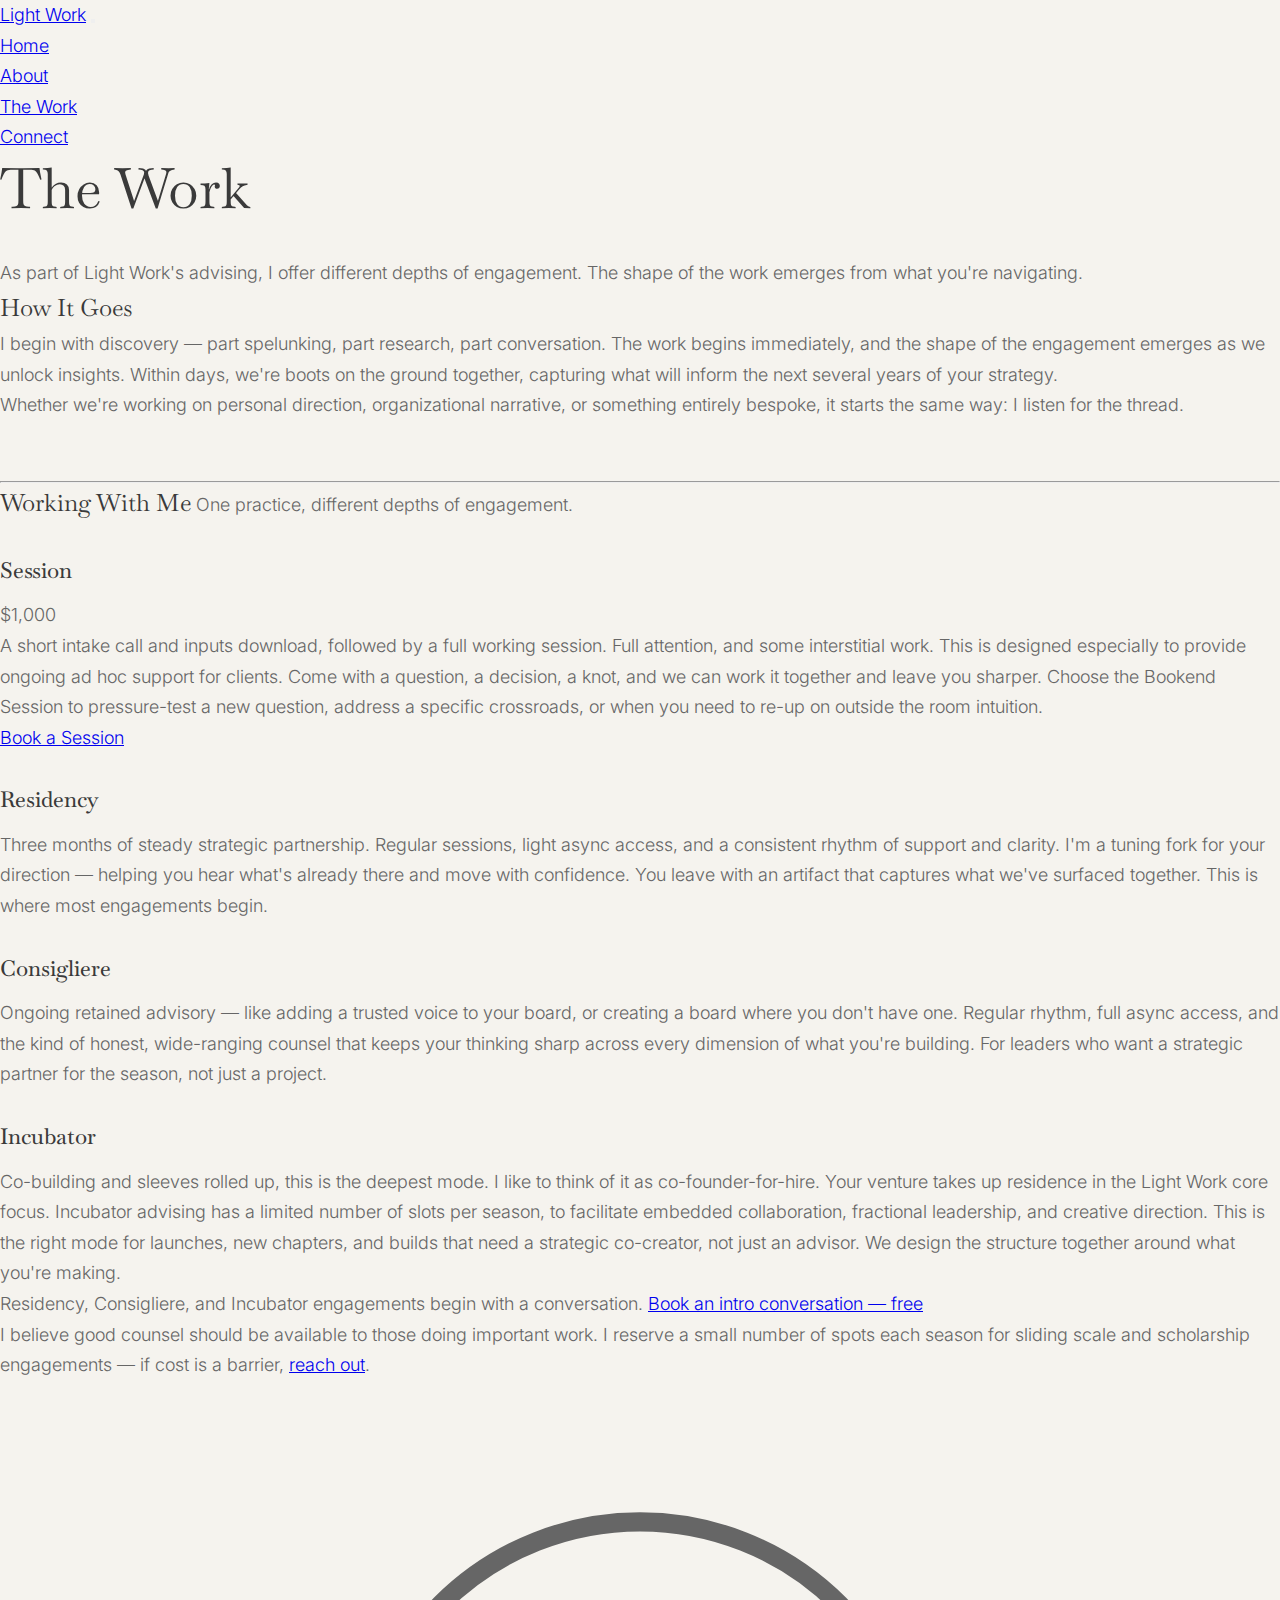
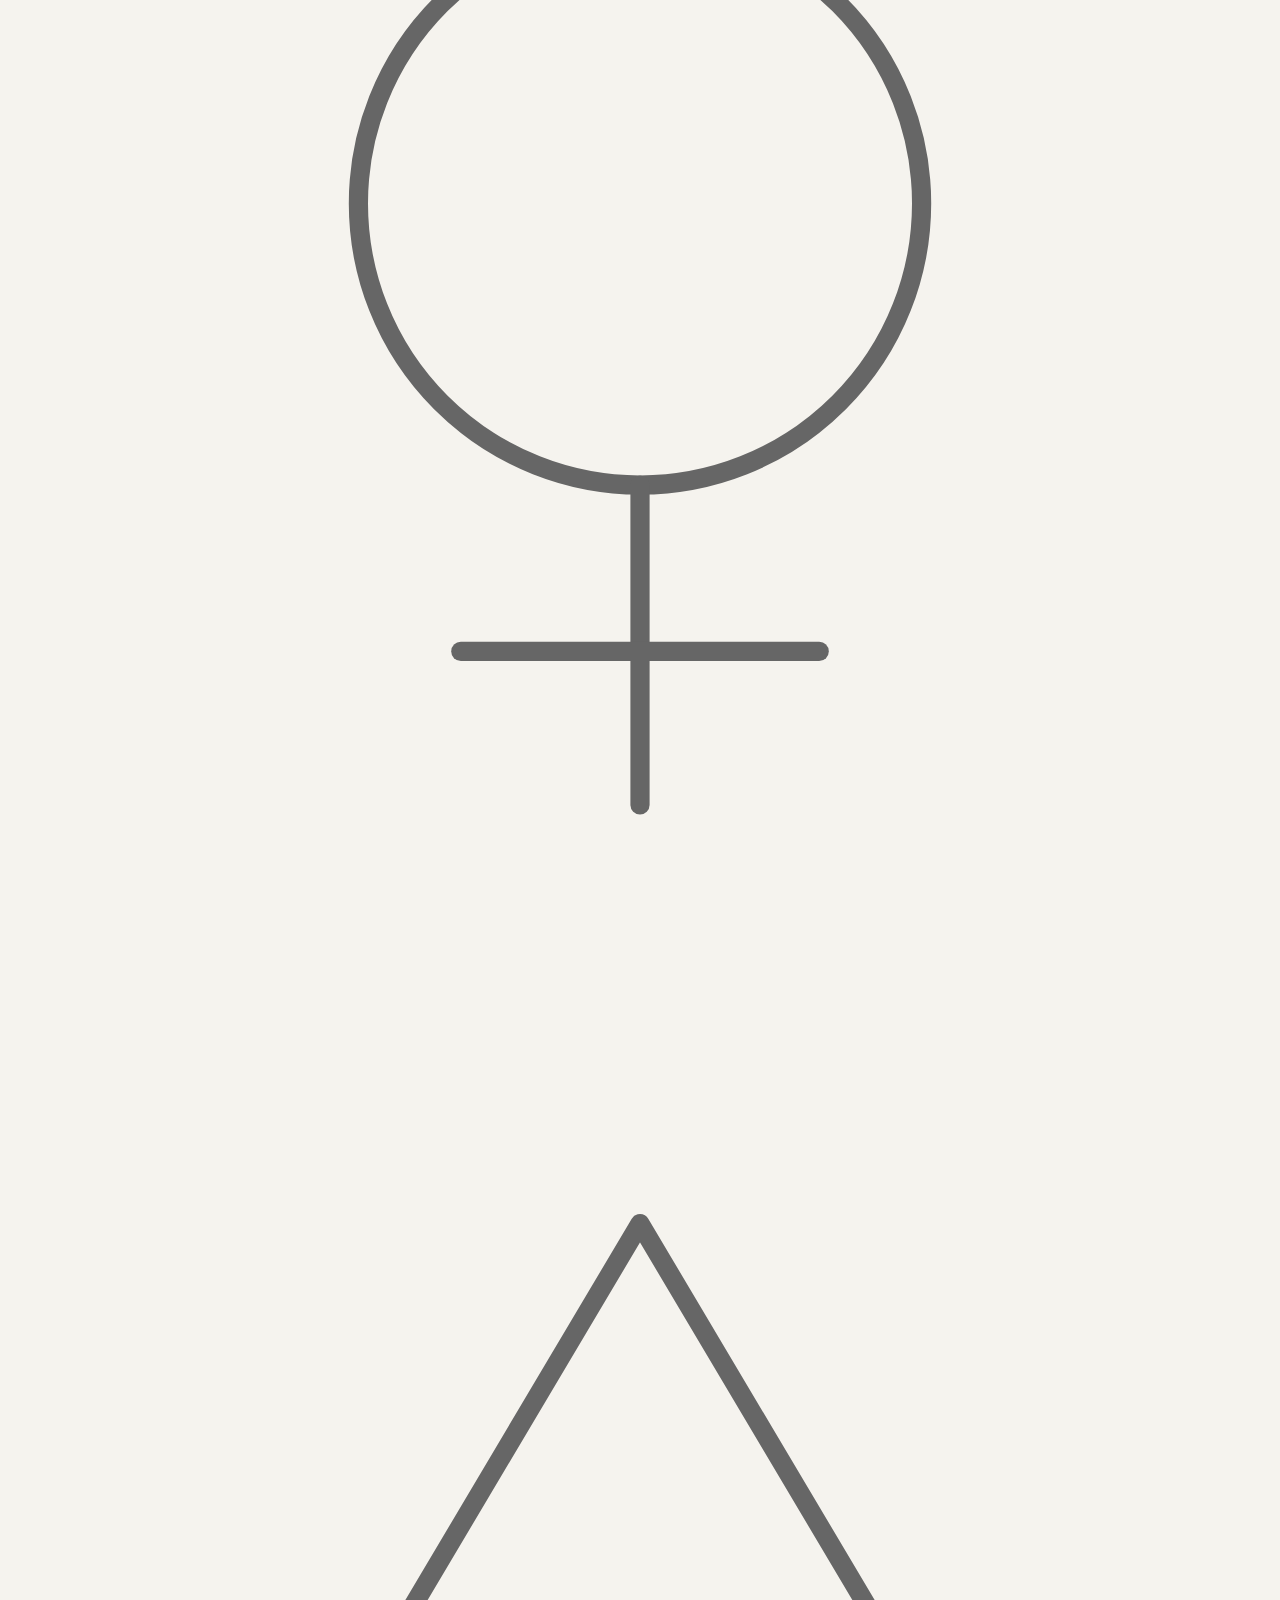
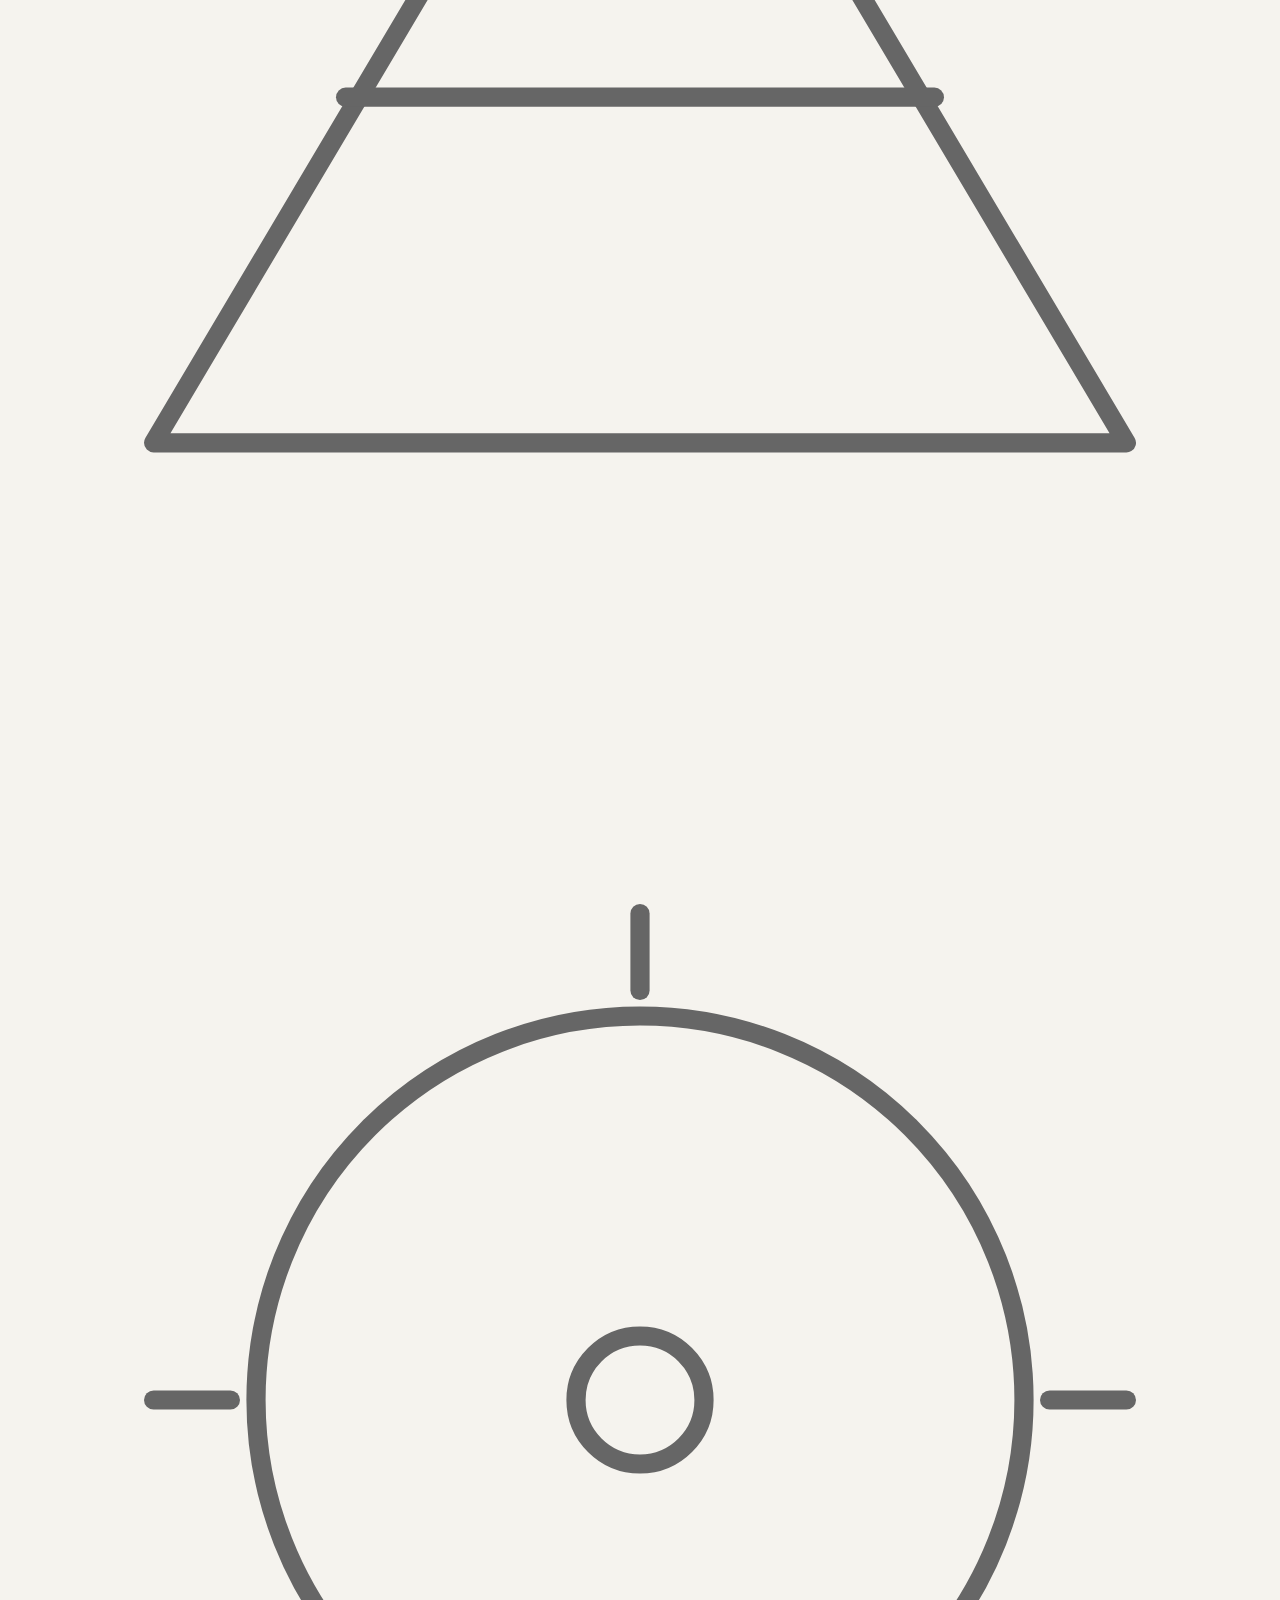
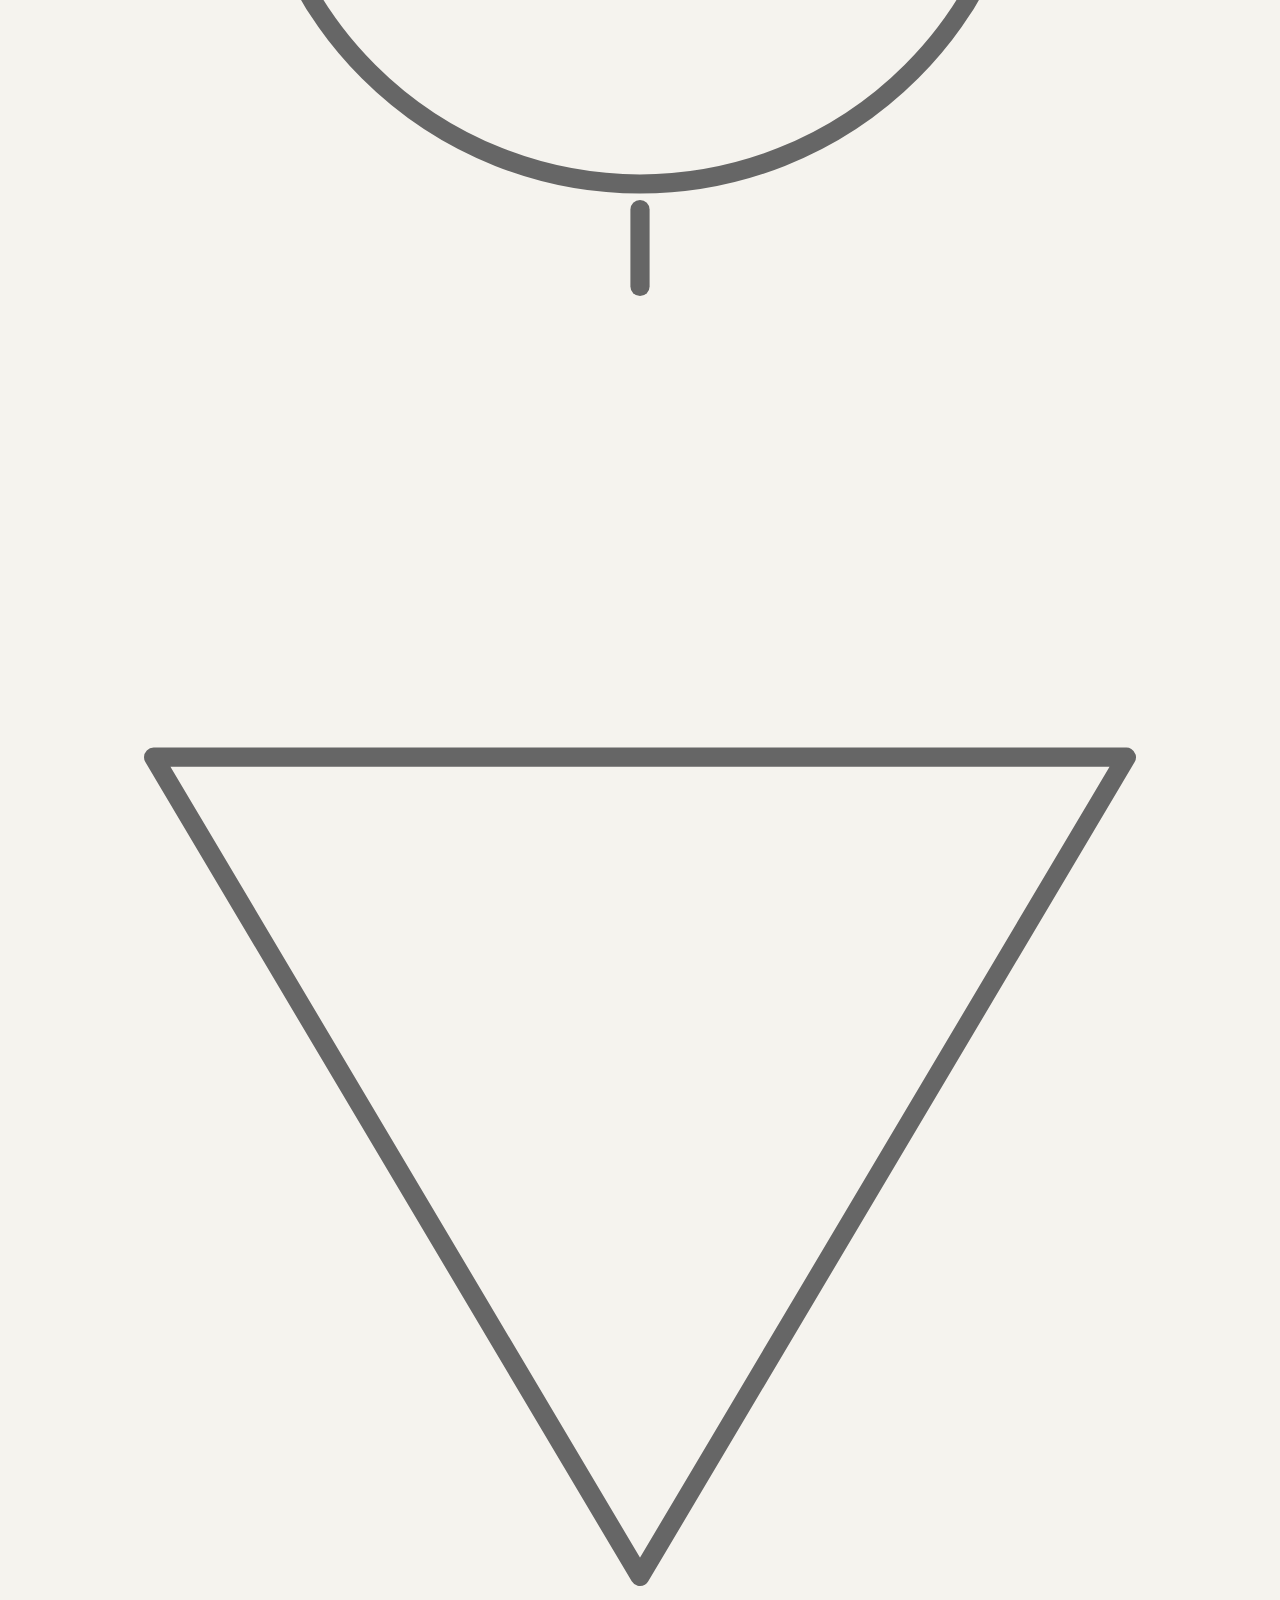
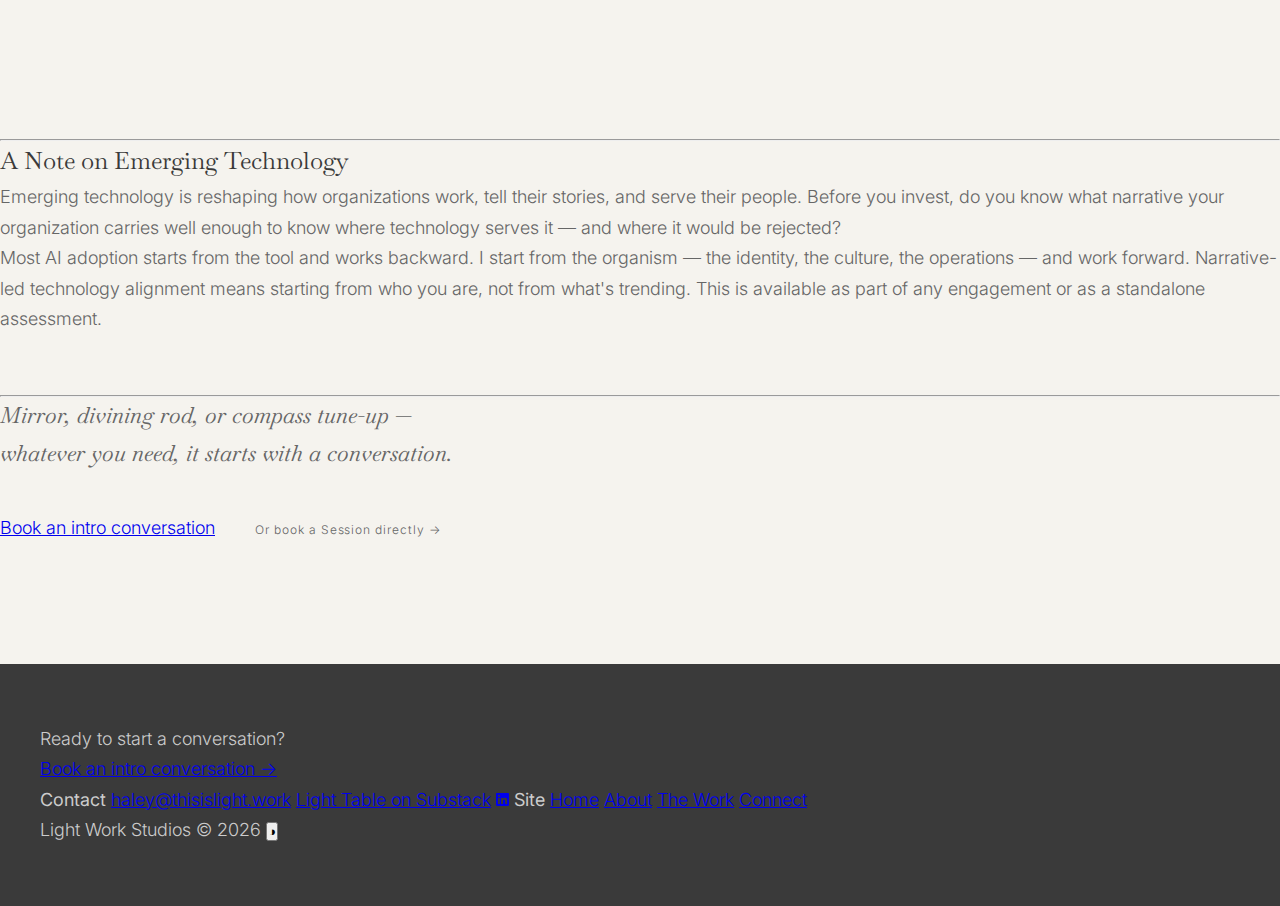
<file: the-work.html>
<!DOCTYPE html>
<html lang="en">
<head>
  <meta charset="UTF-8">
  <meta name="viewport" content="width=device-width, initial-scale=1.0">
  <title>The Work — Light Work Studios</title>
  <meta name="description" content="How Light Work engagements work. Session, Residency, Consigliere, Incubator — one practice, different depths.">
  <link rel="preconnect" href="https://fonts.googleapis.com">
  <link rel="preconnect" href="https://fonts.gstatic.com" crossorigin>
  <link href="https://fonts.googleapis.com/css2?family=Baskervville:ital@0;1&family=EB+Garamond:ital,wght@0,400;0,500;1,400&family=Inter:wght@300;400;500&display=swap" rel="stylesheet">
  <link rel="stylesheet" href="/styles.css">
  <script>if(localStorage.getItem('lw-theme')==='ink')document.documentElement.dataset.palette='ink';</script>
</head>
<body data-page="the_work">

  <!-- Navigation -->
  <nav class="site-nav" role="navigation" aria-label="Main navigation">
    <div class="nav-inner">
      <a href="/" class="nav-wordmark">Light Work</a>
      <button class="nav-toggle" aria-label="Toggle navigation" aria-expanded="false">
        <span></span>
        <span></span>
        <span></span>
      </button>
      <ul class="nav-links">
        <li><a href="/">Home</a></li>
        <li><a href="/about.html">About</a></li>
        <li><a href="/the-work.html">The Work</a></li>
        <li class="nav-book"><a href="/connect.html">Connect</a></li>
      </ul>
    </div>
  </nav>

  <div class="page-wrap">

    <!-- Hero -->
    <header class="inner-hero fade-in">
      <h1>The Work</h1>
      <p class="subtitle" data-field="page_subtitle">As part of Light Work's advising, I offer different depths of engagement. The shape of the work emerges from what you're navigating.</p>
    </header>

    <!-- How It Goes -->
    <section class="section fade-in" id="how-it-goes">
      <span class="section-label">How It Goes</span>
      <div data-paragraphs="how_it_goes">
        <p>I begin with discovery — part spelunking, part research, part conversation. The work begins immediately, and the shape of the engagement emerges as we unlock insights. Within days, we're boots on the ground together, capturing what will inform the next several years of your strategy.</p>
        <p>Whether we're working on personal direction, organizational narrative, or something entirely bespoke, it starts the same way: I listen for the thread.</p>
      </div>
    </section>

    <hr class="rule">

    <!-- Working With Me — tiers with symbol animation -->
    <section class="tiers-section fade-in" id="working-with-me">
      <span class="section-label">Working With Me</span>
      <span class="tiers-intro">One practice, different depths of engagement.</span>

      <div class="tiers-grid">
        <!-- Tier content -->
        <div class="tiers-content">

          <div class="tier" data-tier="0" id="tier-session">
            <h3 class="tier-name">Session</h3>
            <span class="tier-price">$1,000</span>
            <p data-field="session_description">A short intake call followed by a full working session. Full attention, no ongoing commitment. You come with a question, a decision, a knot — we work it together and you leave sharper. Good for a pressure-test, a specific crossroads, or when you need someone outside the room to tell you what they see.</p>
            <a href="/connect.html#session" class="tier-cta">Book a Session</a>
          </div>

          <div class="tier" data-tier="1" id="tier-residency">
            <h3 class="tier-name">Residency</h3>
            <p data-field="residency_description">Three months of steady strategic partnership. Regular sessions, light async access, and a consistent rhythm of support and clarity. I'm a tuning fork for your direction — helping you hear what's already there and move with confidence. You leave with an artifact that captures what we've surfaced together. This is where most engagements begin.</p>
          </div>

          <div class="tier" data-tier="2" id="tier-consigliere">
            <h3 class="tier-name">Consigliere</h3>
            <p data-field="consigliere_description">Ongoing retained advisory — like adding a trusted voice to your board, or creating a board where you don't have one. Regular rhythm, full async access, and the kind of honest, wide-ranging counsel that keeps your thinking sharp across every dimension of what you're building. For leaders who want a strategic partner for the season, not just a project.</p>
          </div>

          <div class="tier" data-tier="3" id="tier-incubator">
            <h3 class="tier-name">Incubator</h3>
            <p data-field="incubator_description">Co-building. Your venture takes up residence in my mind. Embedded collaboration, fractional leadership, creative direction — for launches, new chapters, and builds that need a strategic co-creator, not just an advisor. We design the structure together around what you're making.</p>
          </div>

          <p class="tiers-footer-note">Residency, Consigliere, and Incubator engagements begin with a conversation. <a href="/connect.html">Book an intro conversation &mdash; free</a></p>
          <p class="tiers-footer-note">I believe good counsel should be available to those doing important work. I reserve a small number of spots each season for sliding scale and scholarship engagements — if cost is a barrier, <a href="mailto:haley@thisislight.work">reach out</a>.</p>

        </div>

        <!-- Sticky symbol column -->
        <div class="tiers-symbol-col" aria-hidden="true">
          <div class="tier-symbol-display" id="tierSymbolDisplay">

            <!-- Session: Venus / mirror ♀ -->
            <svg class="tier-svg" viewBox="0 0 100 100" fill="none" stroke="currentColor" stroke-width="1.5" stroke-linecap="round" stroke-linejoin="round">
              <circle cx="50" cy="33" r="22"/>
              <line x1="50" y1="55" x2="50" y2="80"/>
              <line x1="36" y1="68" x2="64" y2="68"/>
            </svg>

            <!-- Residency: Air / upward triangle with line -->
            <svg class="tier-svg" viewBox="0 0 100 100" fill="none" stroke="currentColor" stroke-width="1.5" stroke-linecap="round" stroke-linejoin="round">
              <polygon points="50,12 88,76 12,76"/>
              <line x1="27" y1="49" x2="73" y2="49"/>
            </svg>

            <!-- Consigliere: Alchemical sun ☉ -->
            <svg class="tier-svg" viewBox="0 0 100 100" fill="none" stroke="currentColor" stroke-width="1.5" stroke-linecap="round" stroke-linejoin="round">
              <circle cx="50" cy="50" r="30"/>
              <circle cx="50" cy="50" r="5"/>
              <line x1="50" y1="12" x2="50" y2="18"/>
              <line x1="88" y1="50" x2="82" y2="50"/>
              <line x1="50" y1="88" x2="50" y2="82"/>
              <line x1="12" y1="50" x2="18" y2="50"/>
            </svg>

            <!-- Incubator: Water / downward triangle -->
            <svg class="tier-svg" viewBox="0 0 100 100" fill="none" stroke="currentColor" stroke-width="1.5" stroke-linecap="round" stroke-linejoin="round">
              <polygon points="50,88 88,24 12,24"/>
            </svg>

          </div>
        </div>
      </div>
    </section>

    <hr class="rule">

    <!-- A Note on Emerging Technology -->
    <section class="section fade-in" id="emerging-tech">
      <span class="section-label">A Note on Emerging Technology</span>
      <div data-paragraphs="emerging_tech">
        <p>Emerging technology is reshaping how organizations work, tell their stories, and serve their people. Before you invest, do you know what narrative your organization carries well enough to know where technology serves it — and where it would be rejected?</p>
        <p>Most AI adoption starts from the tool and works backward. I start from the organism — the identity, the culture, the operations — and work forward. Narrative-led technology alignment means starting from who you are, not from what's trending. This is available as part of any engagement or as a standalone assessment.</p>
      </div>
    </section>

    <hr class="rule">

    <!-- CTA -->
    <section class="section fade-in" id="cta">
      <p style="font-family:'Baskervville',serif; font-style:italic; font-size:clamp(1.1rem,2vw,1.4rem); max-width:500px; margin-bottom:2.5rem;" data-field="cta_italic">Mirror, divining rod, or compass tune-up — whatever you need, it starts with a conversation.</p>
      <div style="display:flex; gap:2.5rem; align-items:baseline; flex-wrap:wrap;">
        <a href="/connect.html" class="hero-cta">Book an intro conversation</a>
        <a href="/connect.html#session" style="font-family:'Inter',sans-serif; font-size:0.75rem; letter-spacing:0.08em; color:var(--text-secondary); text-decoration:none; border-bottom:1px solid var(--border); padding-bottom:1px;">Or book a Session directly &rarr;</a>
      </div>
    </section>

    <!-- Footer -->
    <footer class="site-footer">
      <div class="footer-inner">
        <div class="footer-cta">
          <p class="footer-cta-text">Ready to start a conversation?</p>
          <a href="/connect.html" class="footer-cta-link">Book an intro conversation &rarr;</a>
        </div>
        <div class="footer-links">
          <strong>Contact</strong>
          <a href="mailto:haley@thisislight.work">haley@thisislight.work</a>
          <a href="https://haleymchung.substack.com/" target="_blank" rel="noopener">Light Table on Substack</a>
          <a href="https://www.linkedin.com/in/haleymhoffman/" target="_blank" rel="noopener" aria-label="LinkedIn" class="footer-icon-link"><svg width="13" height="13" viewBox="0 0 24 24" fill="currentColor" aria-hidden="true"><path d="M20.447 20.452h-3.554v-5.569c0-1.328-.027-3.037-1.852-3.037-1.853 0-2.136 1.445-2.136 2.939v5.667H9.351V9h3.414v1.561h.046c.477-.9 1.637-1.85 3.37-1.85 3.601 0 4.267 2.37 4.267 5.455v6.286zM5.337 7.433a2.062 2.062 0 01-2.063-2.065 2.064 2.064 0 112.063 2.065zm1.782 13.019H3.555V9h3.564v11.452zM22.225 0H1.771C.792 0 0 .774 0 1.729v20.542C0 23.227.792 24 1.771 24h20.451C23.2 24 24 23.227 24 22.271V1.729C24 .774 23.2 0 22.222 0h.003z"/></svg></a>
          <strong>Site</strong>
          <a href="/">Home</a>
          <a href="/about.html">About</a>
          <a href="/the-work.html">The Work</a>
          <a href="/connect.html">Connect</a>
        </div>
        <div class="footer-bottom">
          <span class="footer-copyright">Light Work Studios &copy; 2026</span>
          <button class="footer-theme-toggle" id="themeToggle" aria-label="Toggle theme">◑</button>
        </div>
      </div>
    </footer>

  </div><!-- /page-wrap -->

  <script src="/content-loader.js"></script>
  <script src="/script.js"></script>
</body>
</html>
</file>
<file: styles.css>
/* Light Work - Shared Styles */

* {
    margin: 0;
    padding: 0;
    box-sizing: border-box;
}

:root {
    --cream: #f5f3ee;
    --text-dark: #3a3a3a;
    --text-light: #666666;
    --accent-blue: #6ba3e8;
    --footer-dark: #3a3a3a;
    --border-color: #d4cfc4;
}

body {
    font-family: 'Inter', -apple-system, BlinkMacSystemFont, sans-serif;
    font-weight: 300;
    line-height: 1.7;
    color: var(--text-light);
    background-color: var(--cream);
    font-size: 1.125rem;
}

html {
    scroll-behavior: smooth;
}

/* Navigation */
.main-nav {
    position: fixed;
    top: 0;
    left: 0;
    right: 0;
    z-index: 1000;
    background-color: var(--cream);
    border-bottom: 1px solid var(--border-color);
    transition: transform 0.3s cubic-bezier(0.4, 0, 0.2, 1);
}

.main-nav.hidden {
    transform: translateY(-100%);
}

.nav-container {
    max-width: 960px;
    margin: 0 auto;
    padding: 1.5rem 2.5rem;
    display: flex;
    justify-content: space-between;
    align-items: center;
}

.nav-logo {
    font-family: 'Baskervville', Georgia, serif;
    font-style: italic;
    font-size: 1.5rem;
    color: var(--text-dark);
    text-decoration: none;
    transition: opacity 0.2s ease;
}

.nav-logo:hover {
    opacity: 0.7;
}

.nav-menu {
    list-style: none;
    display: flex;
    gap: 2rem;
    align-items: center;
}

.nav-menu li {
    position: relative;
}

.nav-menu a,
.nav-dropdown > span {
    font-family: 'Inter', sans-serif;
    font-size: 1rem;
    font-weight: 400;
    color: var(--text-light);
    text-decoration: none;
    transition: color 0.2s ease;
    cursor: pointer;
}

.nav-menu a:hover,
.nav-dropdown:hover > span {
    color: var(--text-dark);
}

.nav-menu a.active {
    color: var(--text-dark);
    border-bottom: 1px solid var(--text-dark);
}

/* Dropdown menu for Offerings */
.nav-dropdown {
    position: relative;
}

.dropdown-menu {
    position: absolute;
    top: 100%;
    left: 0;
    background: white;
    min-width: 180px;
    padding: 0.5rem 0;
    box-shadow: 0 4px 12px rgba(0, 0, 0, 0.1);
    border-radius: 4px;
    opacity: 0;
    visibility: hidden;
    transform: translateY(-10px);
    transition: opacity 0.2s ease, transform 0.2s ease, visibility 0.2s;
    list-style: none;
}

.nav-dropdown:hover .dropdown-menu {
    opacity: 1;
    visibility: visible;
    transform: translateY(0);
}

.dropdown-menu li {
    padding: 0;
}

.dropdown-menu a {
    display: block;
    padding: 0.75rem 1.25rem;
    font-size: 0.9375rem;
}

.dropdown-menu a:hover {
    background: var(--cream);
}

/* Mobile Navigation */
@media (max-width: 768px) {
    .nav-container {
        padding: 1rem 1.25rem;
    }

    .nav-menu {
        gap: 1rem;
        font-size: 0.875rem;
    }
}

/* Container */
.container {
    max-width: 960px;
    margin: 0 auto;
    padding: 5rem 2.5rem;
    padding-top: calc(5rem + 80px); /* Account for fixed nav */
}

/* Typography */
h1, h2, h3 {
    font-family: 'Baskervville', Georgia, serif;
    color: var(--text-dark);
    font-weight: 400;
    line-height: 1.3;
}

h1 {
    font-size: 3.5rem;
    margin-bottom: 2rem;
}

h1 .italic {
    font-style: italic;
}

h2 {
    font-size: 2.375rem;
    margin-bottom: 3rem;
    margin-top: 5rem;
}

h3 {
    font-size: 1.375rem;
    margin-bottom: 1rem;
    margin-top: 2rem;
    font-weight: 500;
}

.intro {
    font-size: 1.8125rem;
    line-height: 1.8;
    margin-bottom: 5rem;
    max-width: 700px;
    font-family: 'Baskervville', Georgia, serif;
}

/* Divider */
.divider {
    width: 100%;
    height: 1px;
    background-color: var(--border-color);
    margin: 5rem 0;
}

/* Sections */
.section {
    margin-bottom: 3.75rem;
}

.section-content {
    display: grid;
    grid-template-columns: 200px 1fr;
    gap: 3.75rem;
    margin-bottom: 2.5rem;
}

.section-label {
    font-weight: 400;
    color: var(--text-dark);
    font-family: 'Baskervville', Georgia, serif;
    font-size: 1.5rem;
    margin-bottom: 0;
    margin-top: 0;
}

.section-text {
    line-height: 1.8;
}

.section-text ul {
    list-style: none;
    margin-top: 1rem;
}

.section-text li {
    padding-left: 1.25rem;
    position: relative;
    margin-bottom: 0.5rem;
}

.section-text li:before {
    /* content: "•"; */
    position: absolute;
    left: 0;
}

.subsection {
    margin-top: 2rem;
}

.subsection-title {
    font-weight: 500;
    color: var(--text-dark);
    margin-bottom: 0.5rem;
}

/* About Photo */
.about-photo-container {
    display: flex;
    flex-direction: column;
    align-items: flex-start;
}

.about-photo {
    width: 180px;
    height: 180px;
    border-radius: 50%;
    object-fit: cover;
    margin-bottom: 1.5rem;
    border: 2px solid var(--border-color);
}

.about-header {
    display: flex;
    flex-direction: column;
    align-items: center;
    text-align: center;
    margin-bottom: 2rem;
}

.about-page-photo {
    width: 200px;
    height: 200px;
    border-radius: 50%;
    object-fit: cover;
    margin-bottom: 2rem;
    border: 2px solid var(--border-color);
}

/* CTA Buttons - Updated to "lighter and more magical" */
.cta-button {
    display: inline-block;
    background: rgba(255, 255, 255, 0.8);
    color: var(--text-dark);
    border: 1px solid rgba(200, 180, 140, 0.3);
    padding: 0.75rem 2rem;
    border-radius: 1.5rem;
    text-decoration: none;
    font-size: 1rem;
    font-weight: 400;
    margin-top: 1.5rem;
    transition: all 0.3s ease;
    backdrop-filter: blur(10px);
    box-shadow: 0 2px 12px rgba(200, 180, 140, 0.15);
}

.cta-button:hover {
    background: rgba(255, 252, 245, 0.95);
    box-shadow: 0 4px 20px rgba(200, 180, 140, 0.3);
    border-color: rgba(200, 180, 140, 0.5);
    transform: translateY(-2px);
}

/* Tagline Section */
.tagline {
    text-align: center;
    font-family: 'Baskervville', Georgia, serif;
    font-size: 2.375rem;
    font-style: italic;
    color: var(--text-dark);
    margin: 5rem 0 2.5rem;
}

.tagline-text {
    text-align: center;
    max-width: 600px;
    margin: 0 auto 2rem;
    line-height: 1.8;
}

.tagline-closing {
    text-align: center;
    font-family: 'Baskervville', Georgia, serif;
    font-size: 1.5rem;
    font-style: italic;
    color: var(--text-dark);
    margin: 2rem auto 5rem;
}

/* Footer */
footer {
    background-color: var(--footer-dark);
    color: #cccccc;
    padding: 3.75rem 2.5rem;
    margin-top: 7.5rem;
}

.footer-content {
    max-width: 960px;
    margin: 0 auto;
    display: grid;
    grid-template-columns: repeat(3, 1fr);
    gap: 5rem;
}

.footer-section h4 {
    color: white;
    font-family: 'Inter', sans-serif;
    font-size: 1rem;
    font-weight: 500;
    margin-bottom: 1.25rem;
    text-transform: uppercase;
    letter-spacing: 0.03125rem;
}

.footer-section a {
    color: #cccccc;
    text-decoration: none;
    display: block;
    margin-bottom: 0.75rem;
    font-size: 1rem;
    transition: color 0.2s ease;
}

.footer-section a:hover {
    color: white;
}

.footer-section .cta-button {
    background: rgba(255, 255, 255, 0.95);
    color: var(--text-dark);
    border: 1px solid rgba(255, 255, 255, 0.5);
    display: inline-block;
    margin-top: 1rem;
}

.footer-section .cta-button:hover {
    background: white;
    color: var(--text-dark);
    border-color: white;
    box-shadow: 0 4px 20px rgba(255, 255, 255, 0.2);
}

.footer-brand {
    text-align: center;
    margin-top: 3.75rem;
    font-family: 'Baskervville', Georgia, serif;
    font-size: 2rem;
    font-style: italic;
    color: white;
}

/* Animations */
@keyframes fadeIn {
    from {
        opacity: 0;
        transform: translateY(1.25rem);
    }
    to {
        opacity: 1;
        transform: translateY(0);
    }
}

.container > * {
    animation: fadeIn 0.8s ease-out forwards;
}

.container > *:nth-child(2) {
    animation-delay: 0.1s;
}

.container > *:nth-child(3) {
    animation-delay: 0.2s;
}

/* Responsive Design */
@media (max-width: 768px) {
    .container {
        padding: 2.5rem 2rem;
        padding-top: calc(4rem + 70px);
    }

    h1 {
        font-size: 2.625rem;
    }

    h2 {
        font-size: 2rem;
        margin-top: 3.75rem;
    }

    .section-content {
        grid-template-columns: 1fr;
        gap: 1.25rem;
    }

    .section-text li {
        padding-left: 2rem;
    }

    .footer-content {
        grid-template-columns: 1fr;
        gap: 2.5rem;
    }
}
</file>
